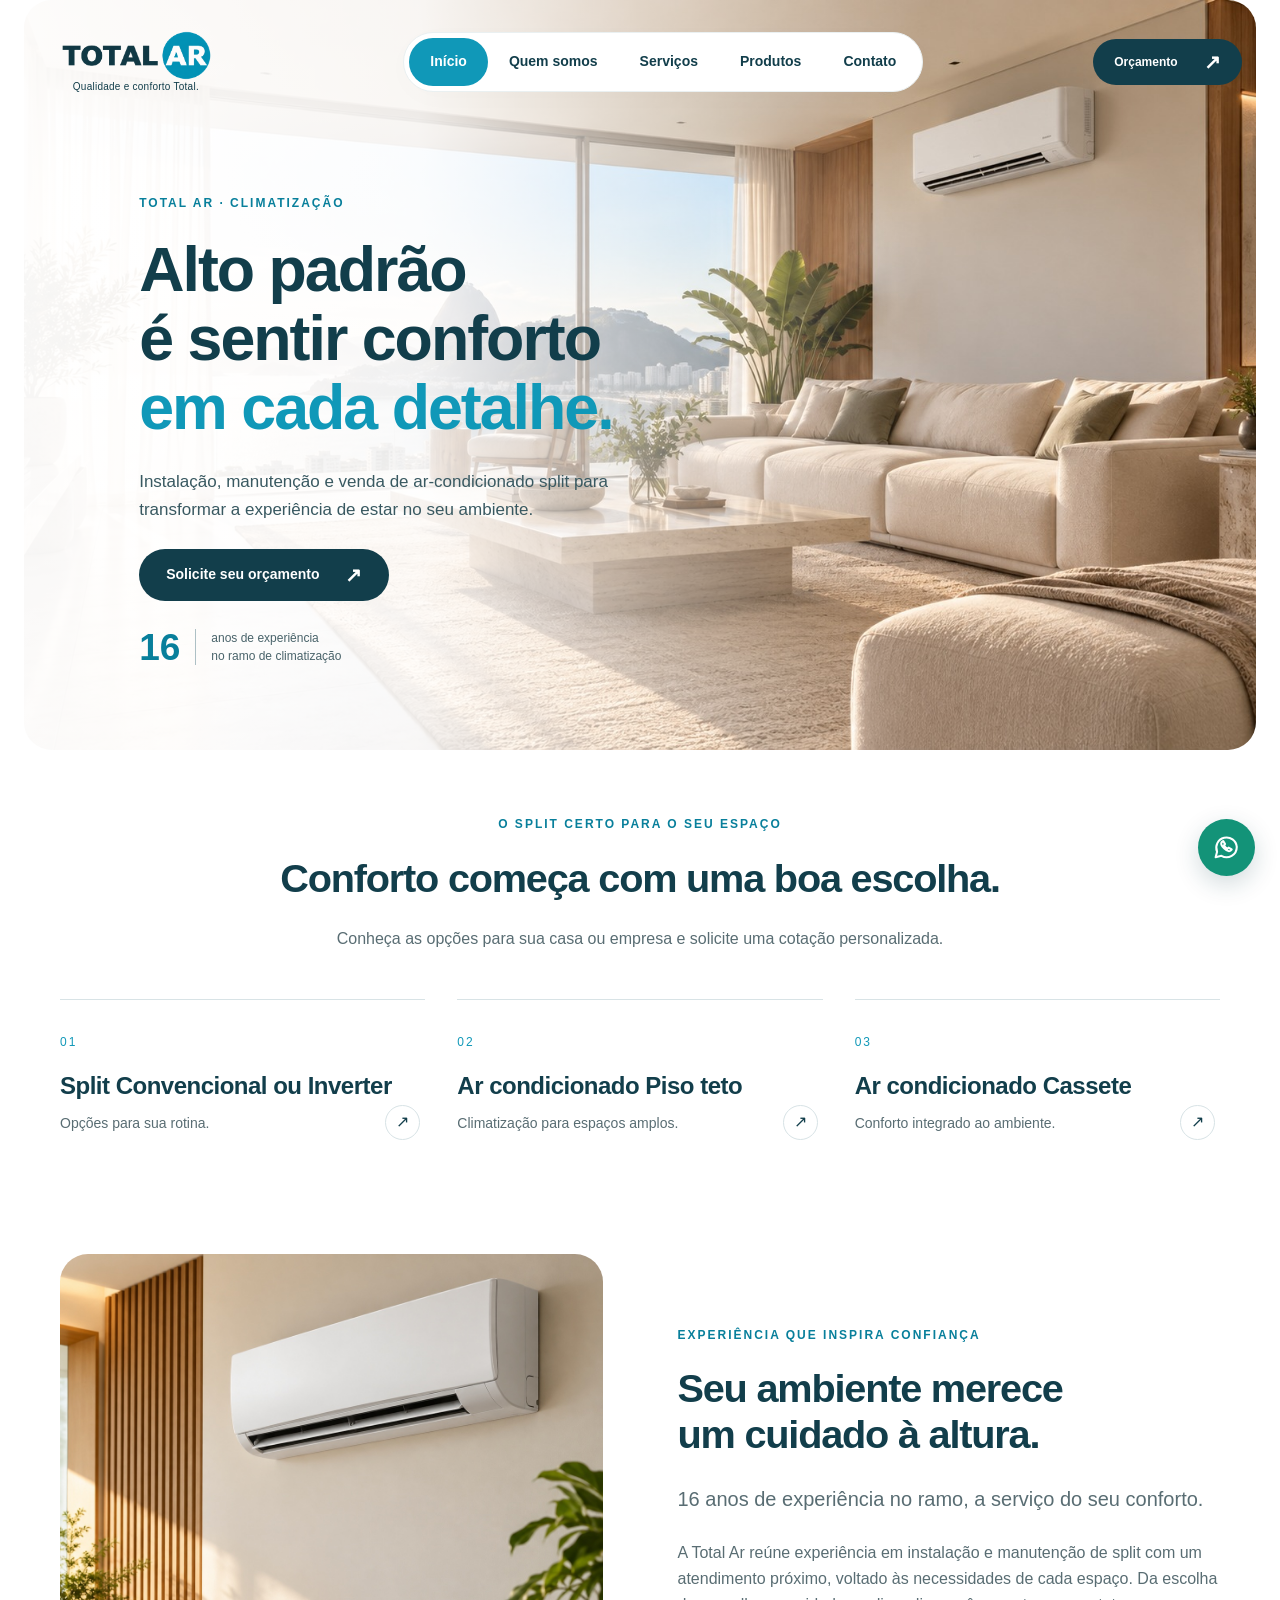
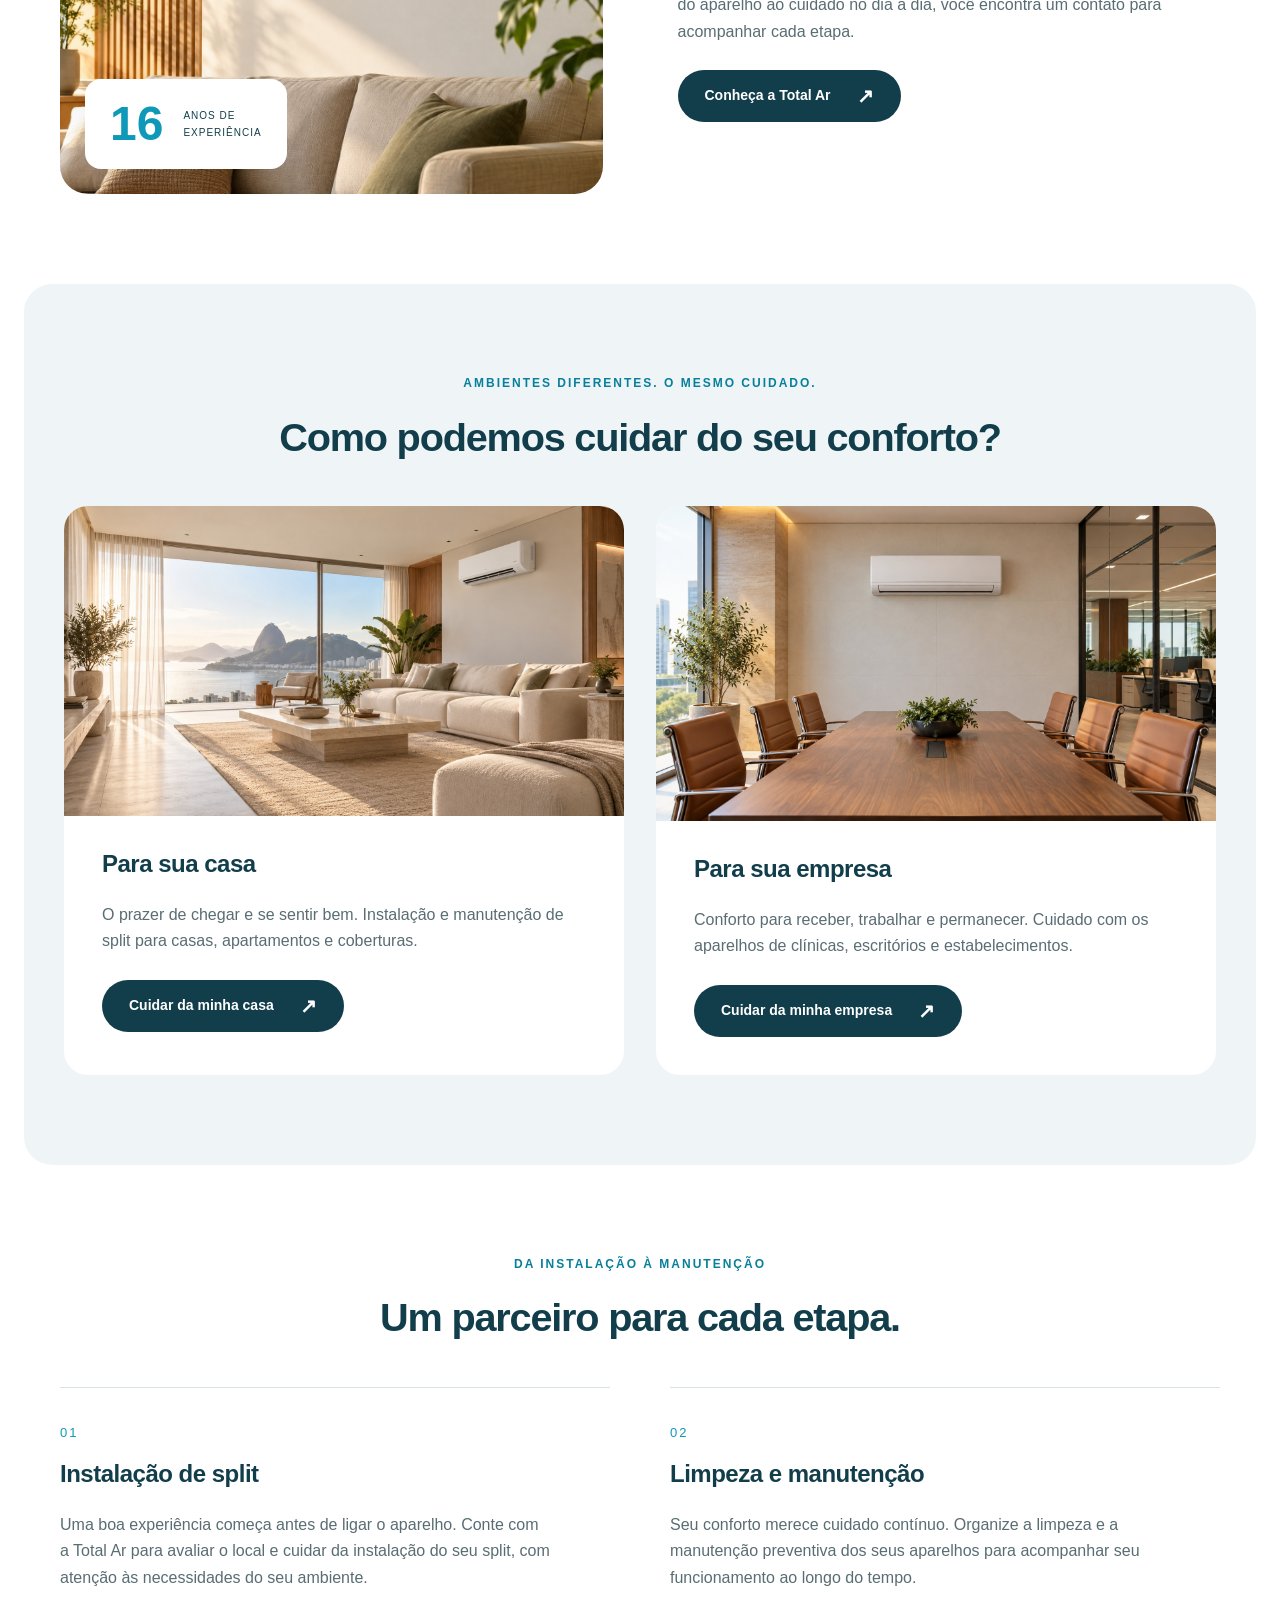
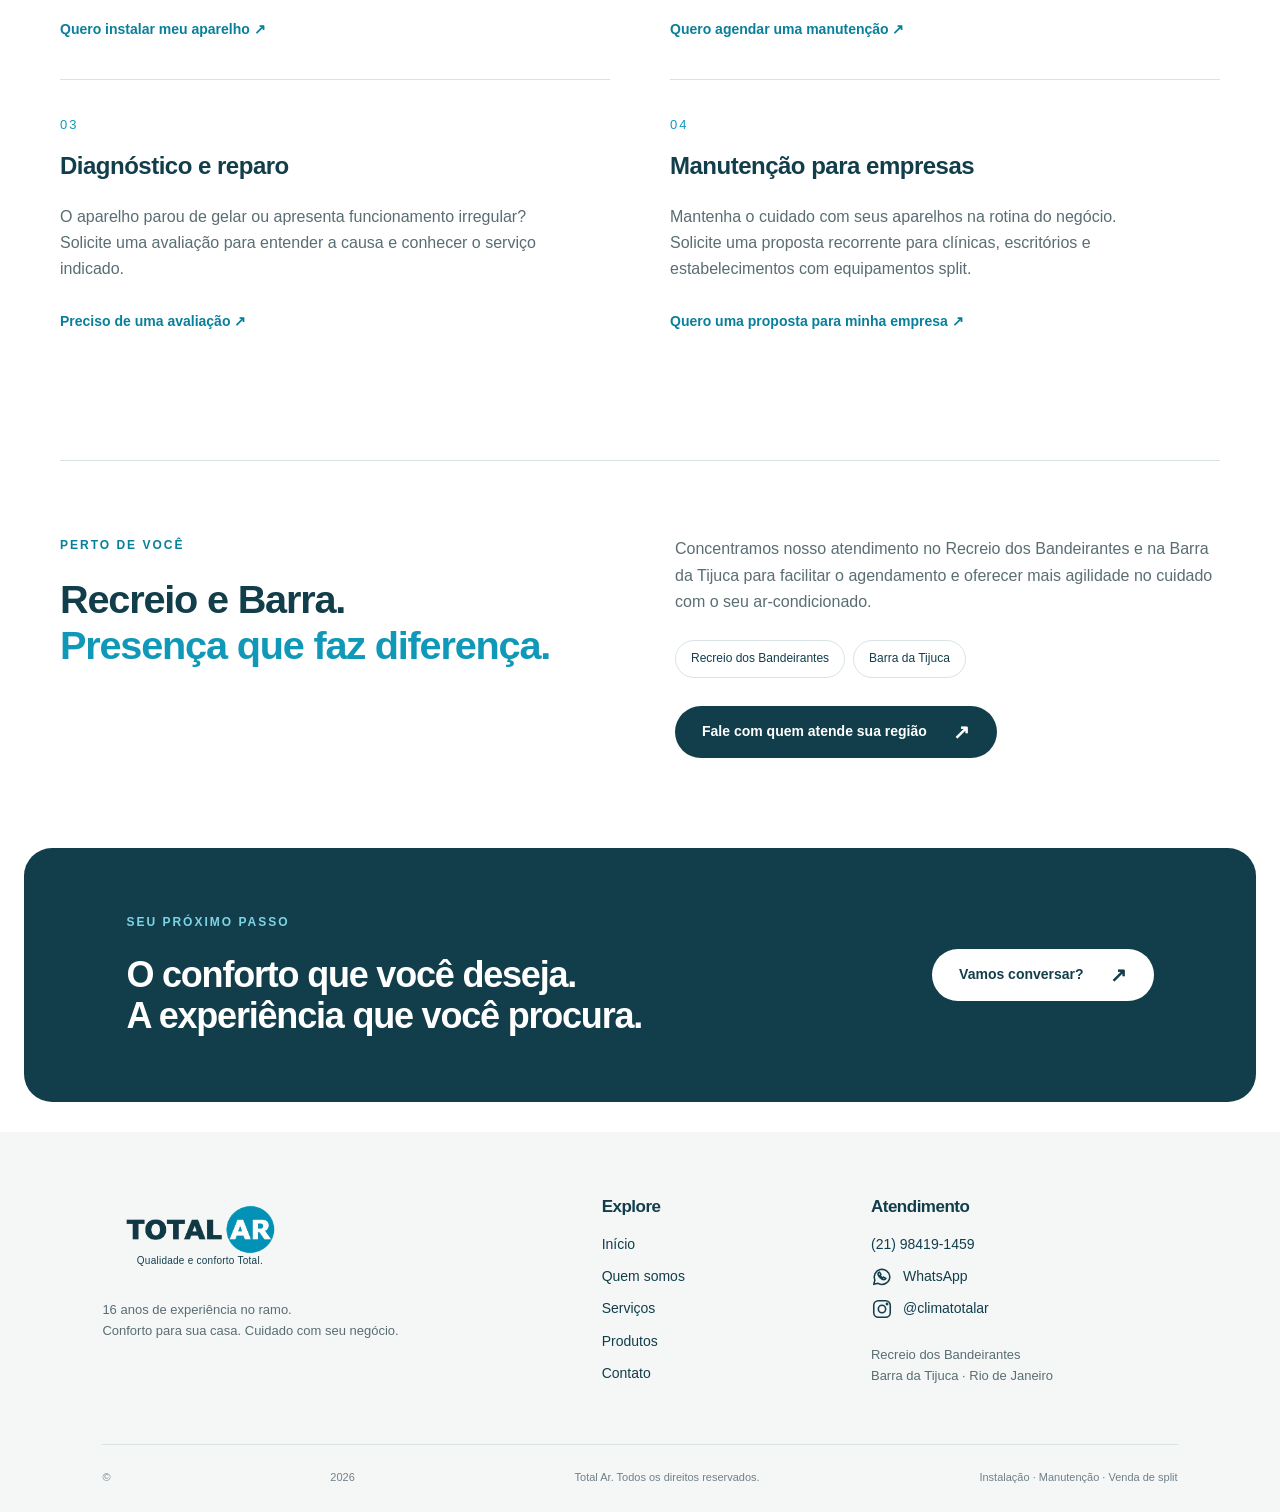
<file: index.html>
<!doctype html><html lang="pt-BR"><head><meta charset="utf-8"><meta name="viewport" content="width=device-width,initial-scale=1"><title>Total Ar | Climatização de alto padrão.</title><meta name="description" content="Total Ar: 16 anos de experiência no ramo. Instalação, manutenção e venda de split no Recreio e Barra da Tijuca."><meta name="theme-color" content="#1098b8"><link rel="stylesheet" href="./assets/site.css"><script defer src="./assets/site.js"></script></head><body><header><a class="brand" href="./" aria-label="Total Ar — início"><img src="./assets/logo-transparent.png" alt="Total Ar"><small>Qualidade e conforto Total.</small></a><button class="menu-toggle" aria-expanded="false" aria-controls="menu">Menu <span>☰</span></button><nav id="menu" aria-label="Principal"><a aria-current=page href="./">Início</a><a  href="./quem-somos/">Quem somos</a><a  href="./servicos/">Serviços</a><a  href="./produtos/">Produtos</a><a  href="./contato/">Contato</a></nav><a class="button header-cta" href="./contato/">Orçamento<span aria-hidden="true">↗</span></a></header><main><section class="home-hero"><div class="hero-copy"><p class="eyebrow">TOTAL AR · CLIMATIZAÇÃO</p><h1>Alto padrão<br>é sentir conforto<br><em>em cada detalhe.</em></h1><p>Instalação, manutenção e venda de ar-condicionado split para transformar a experiência de estar no seu ambiente.</p><a class="button " href="./contato/">Solicite seu orçamento<span aria-hidden="true">↗</span></a><div class="hero-proof"><strong>16</strong><span>anos de experiência<br>no ramo de climatização</span></div></div></section><section class="intro container"><div class="section-heading"><p class="eyebrow">O split certo para o seu espaço</p><h2>Conforto começa com uma boa escolha.</h2><p>Conheça as opções para sua casa ou empresa e solicite uma cotação personalizada.</p></div><div class="model-links"><a href="./produtos/#inverter"><span class="model-number">01</span><h3>Split Convencional ou Inverter</h3><p>Opções para sua rotina.</p><span class="round-arrow">↗</span></a><a href="./produtos/#piso-teto"><span class="model-number">02</span><h3>Ar condicionado Piso teto</h3><p>Climatização para espaços amplos.</p><span class="round-arrow">↗</span></a><a href="./produtos/#cassete"><span class="model-number">03</span><h3>Ar condicionado Cassete</h3><p>Conforto integrado ao ambiente.</p><span class="round-arrow">↗</span></a></div></section><section class="feature container"><div class="image-wrap"><img class="" src="./assets/split-interior.jpg" alt="Split instalado em sala sofisticada" loading="lazy"><div class="experience-stamp"><strong>16</strong><span>ANOS DE<br>EXPERIÊNCIA</span></div></div><div><p class="eyebrow">Experiência que inspira confiança</p><h2>Seu ambiente merece<br>um cuidado à altura.</h2><p class="lead">16 anos de experiência no ramo, a serviço do seu conforto.</p><p>A Total Ar reúne experiência em instalação e manutenção de split com um atendimento próximo, voltado às necessidades de cada espaço. Da escolha do aparelho ao cuidado no dia a dia, você encontra um contato para acompanhar cada etapa.</p><a class="button " href="./quem-somos/">Conheça a Total Ar<span aria-hidden="true">↗</span></a></div></section><section class="soft section-pad"><div class="container"><div class="section-heading"><p class="eyebrow">Ambientes diferentes. O mesmo cuidado.</p><h2>Como podemos cuidar do seu conforto?</h2></div><div class="audiences"><article><img class="" src="./assets/hero-luxury.jpg" alt="Sala residencial de alto padrão com ar-condicionado" loading="lazy"><div><h3>Para sua casa</h3><p>O prazer de chegar e se sentir bem. Instalação e manutenção de split para casas, apartamentos e coberturas.</p><a class="button " href="./servicos/">Cuidar da minha casa<span aria-hidden="true">↗</span></a></div></article><article><img class="business-photo" src="./assets/corporate-meeting.jpg" alt="Sala de reuniões empresarial com ar-condicionado split visível na parede" loading="lazy"><div><h3>Para sua empresa</h3><p>Conforto para receber, trabalhar e permanecer. Cuidado com os aparelhos de clínicas, escritórios e estabelecimentos.</p><a class="button " href="./servicos/#empresas">Cuidar da minha empresa<span aria-hidden="true">↗</span></a></div></article></div></div></section><section class="container section-pad"><div class="section-heading"><p class="eyebrow">Da instalação à manutenção</p><h2>Um parceiro para cada etapa.</h2></div><div class="service-grid"><article><span class="index">01</span><h3>Instalação de split</h3><p>Uma boa experiência começa antes de ligar o aparelho. Conte com a Total Ar para avaliar o local e cuidar da instalação do seu split, com atenção às necessidades do seu ambiente.</p><a class="text-link" href="./contato/?servico=Instala%C3%A7%C3%A3o">Quero instalar meu aparelho ↗</a></article><article><span class="index">02</span><h3>Limpeza e manutenção</h3><p>Seu conforto merece cuidado contínuo. Organize a limpeza e a manutenção preventiva dos seus aparelhos para acompanhar seu funcionamento ao longo do tempo.</p><a class="text-link" href="./contato/?servico=Manuten%C3%A7%C3%A3o%20e%20limpeza">Quero agendar uma manutenção ↗</a></article><article><span class="index">03</span><h3>Diagnóstico e reparo</h3><p>O aparelho parou de gelar ou apresenta funcionamento irregular? Solicite uma avaliação para entender a causa e conhecer o serviço indicado.</p><a class="text-link" href="./contato/?servico=Reparo">Preciso de uma avaliação ↗</a></article><article><span class="index">04</span><h3>Manutenção para empresas</h3><p>Mantenha o cuidado com seus aparelhos na rotina do negócio. Solicite uma proposta recorrente para clínicas, escritórios e estabelecimentos com equipamentos split.</p><a class="text-link" href="./contato/?servico=Contrato%20de%20manuten%C3%A7%C3%A3o">Quero uma proposta para minha empresa ↗</a></article></div></section><section class="region container"><div><p class="eyebrow">Perto de você</p><h2>Recreio e Barra.<br><em>Presença que faz diferença.</em></h2></div><div><p>Concentramos nosso atendimento no Recreio dos Bandeirantes e na Barra da Tijuca para facilitar o agendamento e oferecer mais agilidade no cuidado com o seu ar-condicionado.</p><div class="pills"><span>Recreio dos Bandeirantes</span><span>Barra da Tijuca</span></div><a class="button " href="./contato/">Fale com quem atende sua região<span aria-hidden="true">↗</span></a></div></section><section class="closing"><div><p class="eyebrow">Seu próximo passo</p><h2>O conforto que você deseja.<br>A experiência que você procura.</h2></div><a class="button white" href="./contato/">Vamos conversar?<span aria-hidden="true">↗</span></a></section></main><footer><div class="footer-grid"><div><a class="brand" href="./"><img src="./assets/logo-transparent.png" alt="Total Ar"><small>Qualidade e conforto Total.</small></a><p>16 anos de experiência no ramo.<br>Conforto para sua casa. Cuidado com seu negócio.</p></div><div><h3>Explore</h3><a href="./">Início</a><a href="./quem-somos/">Quem somos</a><a href="./servicos/">Serviços</a><a href="./produtos/">Produtos</a><a href="./contato/">Contato</a></div><div><h3>Atendimento</h3><a href="tel:+5521984191459">(21) 98419-1459</a><a class="social" href="https://wa.me/5521984191459" target="_blank" rel="noopener"><svg viewBox="0 0 24 24" aria-hidden="true"><path d="M20.5 11.5a8.5 8.5 0 0 1-12.7 7.4L3 20l1.2-4.5A8.5 8.5 0 1 1 20.5 11.5Z"/><path d="M8 7.5c-.7 1 .1 3.3 2 5.2s4.2 2.7 5.2 2l1.1-1.1-2.6-1.5-.9.9c-1.3-.5-2.4-1.6-2.9-2.9l.9-.9L9.3 6.6Z"/></svg> WhatsApp</a><a class="social" href="https://www.instagram.com/climatotalar/" target="_blank" rel="noopener"><svg viewBox="0 0 24 24" aria-hidden="true"><rect x="3" y="3" width="18" height="18" rx="5"/><circle cx="12" cy="12" r="4"/><circle cx="17.5" cy="6.5" r=".7"/></svg> @climatotalar</a><p>Recreio dos Bandeirantes<br>Barra da Tijuca · Rio de Janeiro</p></div></div><div class="copyright">© <span data-year></span> Total Ar. Todos os direitos reservados.<span>Instalação · Manutenção · Venda de split</span></div></footer><a class="floating" href="https://wa.me/5521984191459" target="_blank" rel="noopener" aria-label="Fale com a Total Ar no WhatsApp"><svg viewBox="0 0 24 24" aria-hidden="true"><path d="M20.5 11.5a8.5 8.5 0 0 1-12.7 7.4L3 20l1.2-4.5A8.5 8.5 0 1 1 20.5 11.5Z"/><path d="M8 7.5c-.7 1 .1 3.3 2 5.2s4.2 2.7 5.2 2l1.1-1.1-2.6-1.5-.9.9c-1.3-.5-2.4-1.6-2.9-2.9l.9-.9L9.3 6.6Z"/></svg></a></body></html>
</file>
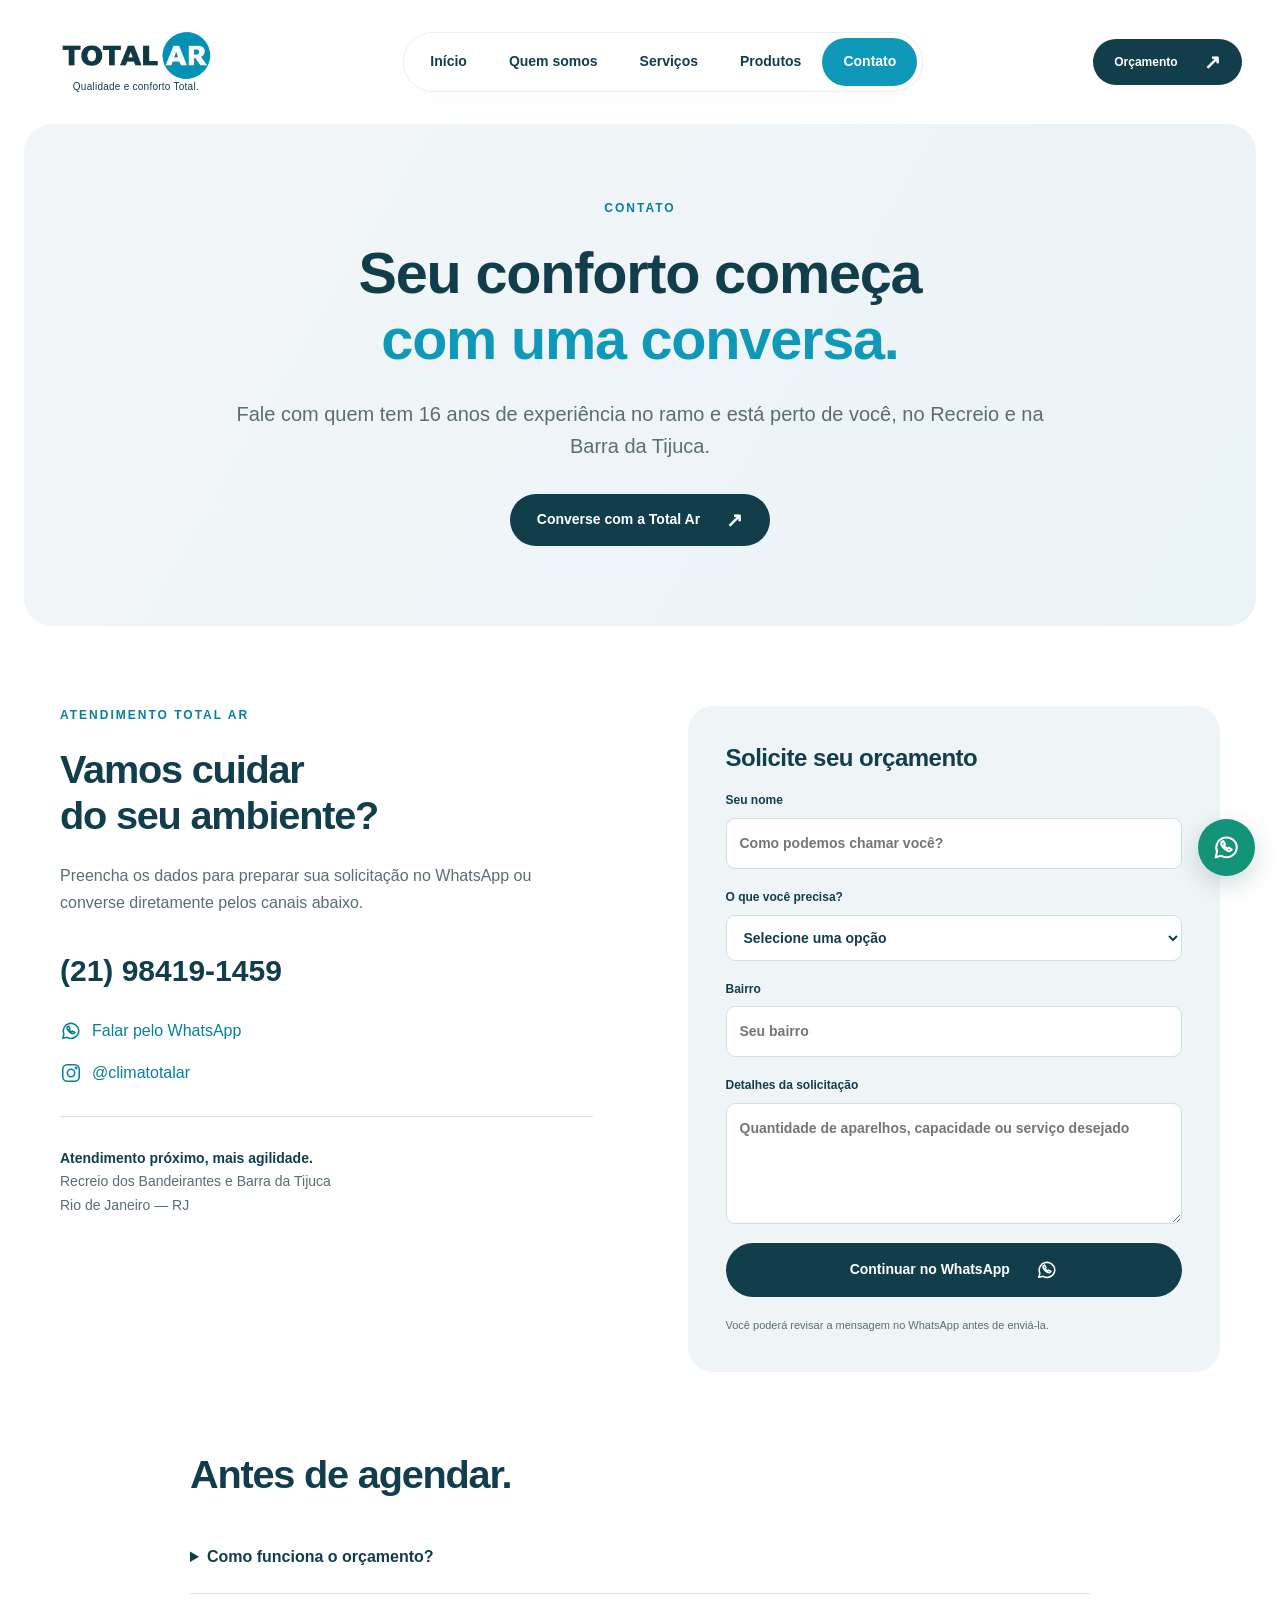
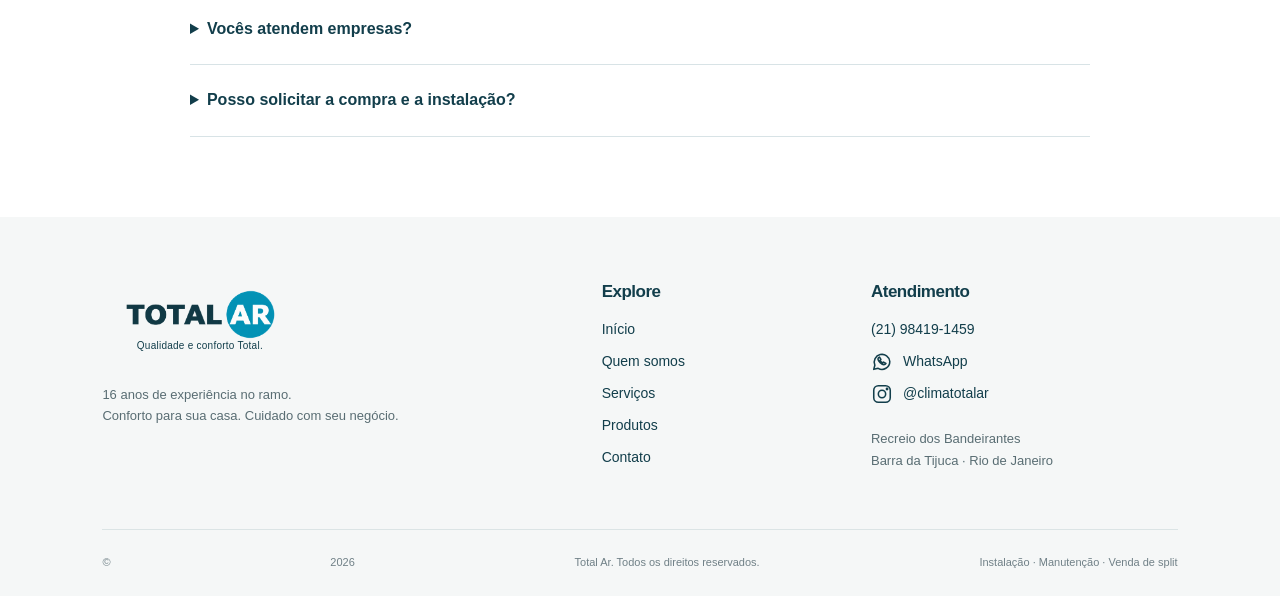
<file: contato/index.html>
<!doctype html><html lang="pt-BR"><head><meta charset="utf-8"><meta name="viewport" content="width=device-width,initial-scale=1"><title>Total Ar | Solicite seu orçamento</title><meta name="description" content="Total Ar: 16 anos de experiência no ramo. Instalação, manutenção e venda de split no Recreio e Barra da Tijuca."><meta name="theme-color" content="#1098b8"><link rel="stylesheet" href="../assets/site.css"><script defer src="../assets/site.js"></script></head><body><header><a class="brand" href="../" aria-label="Total Ar — início"><img src="../assets/logo-transparent.png" alt="Total Ar"><small>Qualidade e conforto Total.</small></a><button class="menu-toggle" aria-expanded="false" aria-controls="menu">Menu <span>☰</span></button><nav id="menu" aria-label="Principal"><a  href="../">Início</a><a  href="../quem-somos/">Quem somos</a><a  href="../servicos/">Serviços</a><a  href="../produtos/">Produtos</a><a aria-current=page href="../contato/">Contato</a></nav><a class="button header-cta" href="../contato/">Orçamento<span aria-hidden="true">↗</span></a></header><main><section class="page-banner"><p class="eyebrow">Contato</p><h1>Seu conforto começa<br><em>com uma conversa.</em></h1><p class="lead">Fale com quem tem 16 anos de experiência no ramo e está perto de você, no Recreio e na Barra da Tijuca.</p><a class="button " href="../contato/">Converse com a Total Ar<span aria-hidden="true">↗</span></a></section><section class="container contact-grid"><div><p class="eyebrow">Atendimento Total Ar</p><h2>Vamos cuidar<br>do seu ambiente?</h2><p>Preencha os dados para preparar sua solicitação no WhatsApp ou converse diretamente pelos canais abaixo.</p><a class="phone" href="tel:+5521984191459">(21) 98419-1459</a><a class="social" href="https://wa.me/5521984191459" target="_blank" rel="noopener"><svg viewBox="0 0 24 24" aria-hidden="true"><path d="M20.5 11.5a8.5 8.5 0 0 1-12.7 7.4L3 20l1.2-4.5A8.5 8.5 0 1 1 20.5 11.5Z"/><path d="M8 7.5c-.7 1 .1 3.3 2 5.2s4.2 2.7 5.2 2l1.1-1.1-2.6-1.5-.9.9c-1.3-.5-2.4-1.6-2.9-2.9l.9-.9L9.3 6.6Z"/></svg> Falar pelo WhatsApp</a><a class="social" href="https://www.instagram.com/climatotalar/" target="_blank" rel="noopener"><svg viewBox="0 0 24 24" aria-hidden="true"><rect x="3" y="3" width="18" height="18" rx="5"/><circle cx="12" cy="12" r="4"/><circle cx="17.5" cy="6.5" r=".7"/></svg> @climatotalar</a><div class="contact-area"><strong>Atendimento próximo, mais agilidade.</strong><p>Recreio dos Bandeirantes e Barra da Tijuca<br>Rio de Janeiro — RJ</p></div></div><form id="quote"><h3>Solicite seu orçamento</h3><label>Seu nome<input name="nome" autocomplete="name" required placeholder="Como podemos chamar você?"></label><label>O que você precisa?<select name="servico" required><option value="">Selecione uma opção</option><option>Instalação</option><option>Manutenção e limpeza</option><option>Reparo</option><option>Contrato de manutenção</option><option>Compra de ar-condicionado</option></select></label><label>Bairro<input name="bairro" required placeholder="Seu bairro"></label><label>Detalhes da solicitação<textarea name="mensagem" rows="4" placeholder="Quantidade de aparelhos, capacidade ou serviço desejado"></textarea></label><button class="button" type="submit">Continuar no WhatsApp <svg viewBox="0 0 24 24" aria-hidden="true"><path d="M20.5 11.5a8.5 8.5 0 0 1-12.7 7.4L3 20l1.2-4.5A8.5 8.5 0 1 1 20.5 11.5Z"/><path d="M8 7.5c-.7 1 .1 3.3 2 5.2s4.2 2.7 5.2 2l1.1-1.1-2.6-1.5-.9.9c-1.3-.5-2.4-1.6-2.9-2.9l.9-.9L9.3 6.6Z"/></svg></button><small>Você poderá revisar a mensagem no WhatsApp antes de enviá-la.</small></form></section><section class="container faq"><h2>Antes de agendar.</h2><details><summary>Como funciona o orçamento?</summary><p>Informe o serviço, seu bairro e as condições do aparelho ou do local. A Total Ar vai orientar você sobre os detalhes necessários para elaborar a proposta.</p></details><details><summary>Vocês atendem empresas?</summary><p>Sim. Atendemos residências, clínicas, escritórios e estabelecimentos com aparelhos split. Você também pode solicitar uma proposta de manutenção recorrente.</p></details><details><summary>Posso solicitar a compra e a instalação?</summary><p>Sim. Informe o aparelho que procura e mencione que deseja incluir a instalação na cotação. Disponibilidade e condições serão confirmadas no atendimento.</p></details></section></main><footer><div class="footer-grid"><div><a class="brand" href="../"><img src="../assets/logo-transparent.png" alt="Total Ar"><small>Qualidade e conforto Total.</small></a><p>16 anos de experiência no ramo.<br>Conforto para sua casa. Cuidado com seu negócio.</p></div><div><h3>Explore</h3><a href="../">Início</a><a href="../quem-somos/">Quem somos</a><a href="../servicos/">Serviços</a><a href="../produtos/">Produtos</a><a href="../contato/">Contato</a></div><div><h3>Atendimento</h3><a href="tel:+5521984191459">(21) 98419-1459</a><a class="social" href="https://wa.me/5521984191459" target="_blank" rel="noopener"><svg viewBox="0 0 24 24" aria-hidden="true"><path d="M20.5 11.5a8.5 8.5 0 0 1-12.7 7.4L3 20l1.2-4.5A8.5 8.5 0 1 1 20.5 11.5Z"/><path d="M8 7.5c-.7 1 .1 3.3 2 5.2s4.2 2.7 5.2 2l1.1-1.1-2.6-1.5-.9.9c-1.3-.5-2.4-1.6-2.9-2.9l.9-.9L9.3 6.6Z"/></svg> WhatsApp</a><a class="social" href="https://www.instagram.com/climatotalar/" target="_blank" rel="noopener"><svg viewBox="0 0 24 24" aria-hidden="true"><rect x="3" y="3" width="18" height="18" rx="5"/><circle cx="12" cy="12" r="4"/><circle cx="17.5" cy="6.5" r=".7"/></svg> @climatotalar</a><p>Recreio dos Bandeirantes<br>Barra da Tijuca · Rio de Janeiro</p></div></div><div class="copyright">© <span data-year></span> Total Ar. Todos os direitos reservados.<span>Instalação · Manutenção · Venda de split</span></div></footer><a class="floating" href="https://wa.me/5521984191459" target="_blank" rel="noopener" aria-label="Fale com a Total Ar no WhatsApp"><svg viewBox="0 0 24 24" aria-hidden="true"><path d="M20.5 11.5a8.5 8.5 0 0 1-12.7 7.4L3 20l1.2-4.5A8.5 8.5 0 1 1 20.5 11.5Z"/><path d="M8 7.5c-.7 1 .1 3.3 2 5.2s4.2 2.7 5.2 2l1.1-1.1-2.6-1.5-.9.9c-1.3-.5-2.4-1.6-2.9-2.9l.9-.9L9.3 6.6Z"/></svg></a></body></html>
</file>
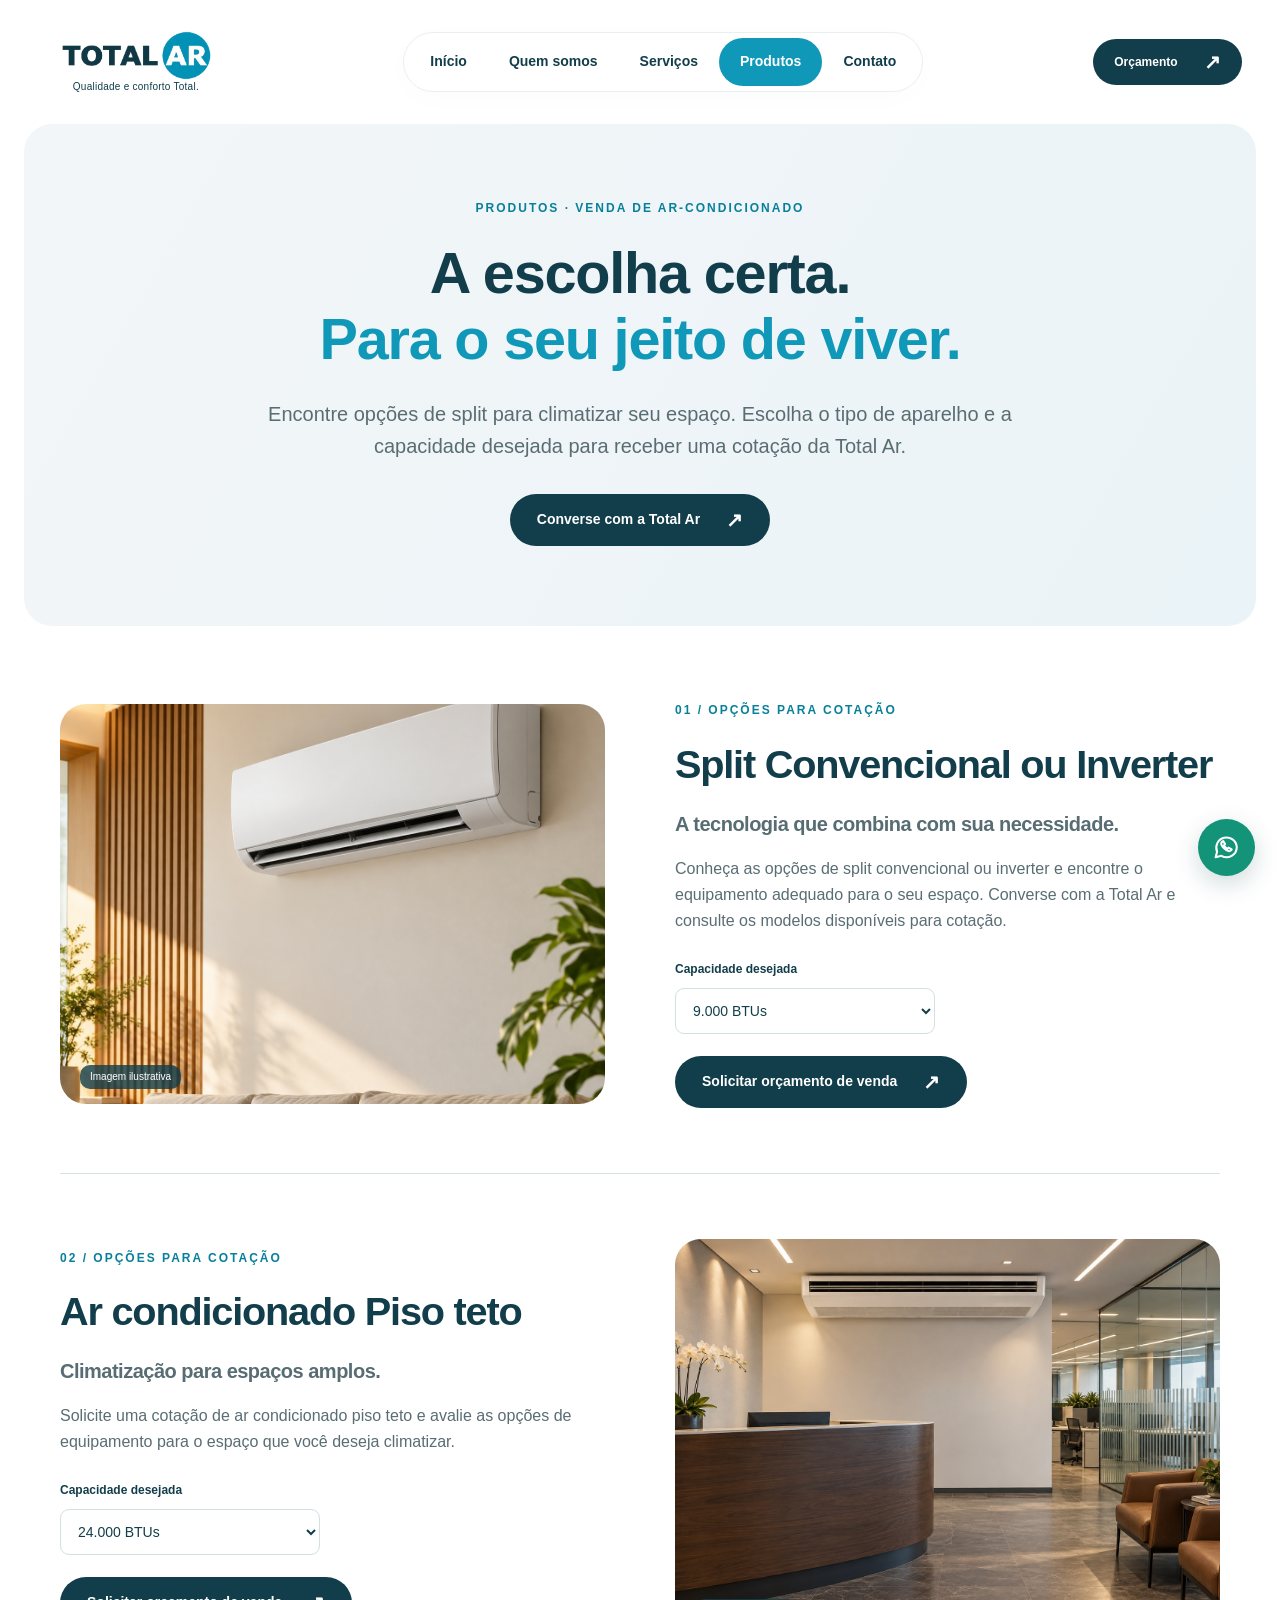
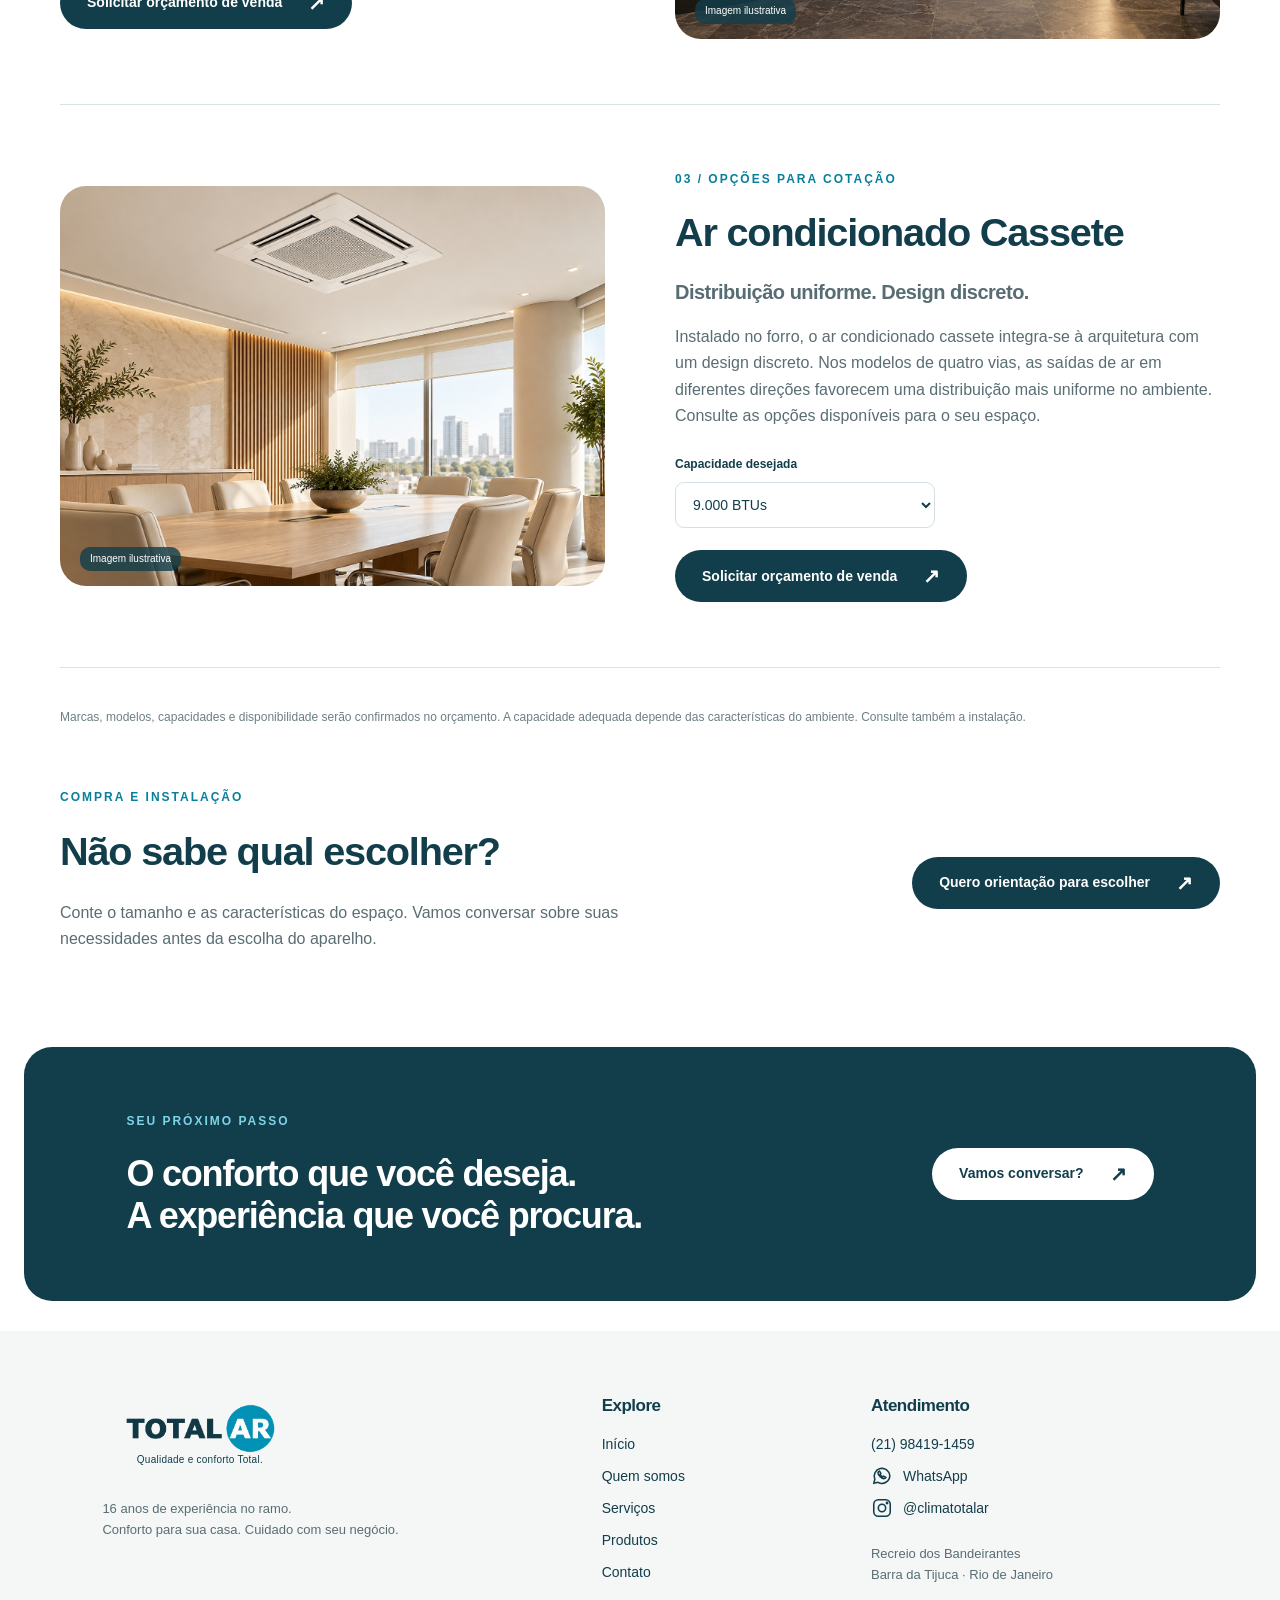
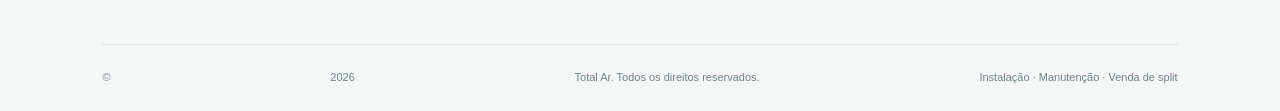
<file: produtos/index.html>
<!doctype html><html lang="pt-BR"><head><meta charset="utf-8"><meta name="viewport" content="width=device-width,initial-scale=1"><title>Total Ar | Venda de ar-condicionado split</title><meta name="description" content="Total Ar: 16 anos de experiência no ramo. Instalação, manutenção e venda de split no Recreio e Barra da Tijuca."><meta name="theme-color" content="#1098b8"><link rel="stylesheet" href="../assets/site.css"><script defer src="../assets/site.js"></script></head><body><header><a class="brand" href="../" aria-label="Total Ar — início"><img src="../assets/logo-transparent.png" alt="Total Ar"><small>Qualidade e conforto Total.</small></a><button class="menu-toggle" aria-expanded="false" aria-controls="menu">Menu <span>☰</span></button><nav id="menu" aria-label="Principal"><a  href="../">Início</a><a  href="../quem-somos/">Quem somos</a><a  href="../servicos/">Serviços</a><a aria-current=page href="../produtos/">Produtos</a><a  href="../contato/">Contato</a></nav><a class="button header-cta" href="../contato/">Orçamento<span aria-hidden="true">↗</span></a></header><main><section class="page-banner"><p class="eyebrow">Produtos · Venda de ar-condicionado</p><h1>A escolha certa.<br><em>Para o seu jeito de viver.</em></h1><p class="lead">Encontre opções de split para climatizar seu espaço. Escolha o tipo de aparelho e a capacidade desejada para receber uma cotação da Total Ar.</p><a class="button " href="../contato/">Converse com a Total Ar<span aria-hidden="true">↗</span></a></section><section class="container catalog"><article class="product-row" id="inverter"><div class="product-image"><img class="" src="../assets/split-interior.jpg" alt="Imagem ilustrativa: Split Convencional ou Inverter em um ambiente sofisticado" loading="lazy"><small>Imagem ilustrativa</small></div><div><p class="eyebrow">01 / OPÇÕES PARA COTAÇÃO</p><h2>Split Convencional ou Inverter</h2><h3>A tecnologia que combina com sua necessidade.</h3><p>Conheça as opções de split convencional ou inverter e encontre o equipamento adequado para o seu espaço. Converse com a Total Ar e consulte os modelos disponíveis para cotação.</p><label class="field-label" for="cap-inverter">Capacidade desejada</label><select id="cap-inverter"><option>9.000 BTUs</option><option>12.000 BTUs</option><option>18.000 BTUs</option><option>24.000 BTUs</option></select><button class="button product-quote" data-model="Split Convencional ou Inverter">Solicitar orçamento de venda <span>↗</span></button></div></article><article class="product-row" id="piso-teto"><div class="product-image"><img class="" src="../assets/piso-teto.jpg" alt="Imagem ilustrativa: Ar condicionado Piso teto em um ambiente sofisticado" loading="lazy"><small>Imagem ilustrativa</small></div><div><p class="eyebrow">02 / OPÇÕES PARA COTAÇÃO</p><h2>Ar condicionado Piso teto</h2><h3>Climatização para espaços amplos.</h3><p>Solicite uma cotação de ar condicionado piso teto e avalie as opções de equipamento para o espaço que você deseja climatizar.</p><label class="field-label" for="cap-piso-teto">Capacidade desejada</label><select id="cap-piso-teto"><option>24.000 BTUs</option><option>36.000 BTUs</option><option>48.000 BTUs</option><option>60.000 BTUs</option></select><button class="button product-quote" data-model="Ar condicionado Piso teto">Solicitar orçamento de venda <span>↗</span></button></div></article><article class="product-row" id="cassete"><div class="product-image"><img class="" src="../assets/cassete.jpg" alt="Imagem ilustrativa: Ar condicionado Cassete em um ambiente sofisticado" loading="lazy"><small>Imagem ilustrativa</small></div><div><p class="eyebrow">03 / OPÇÕES PARA COTAÇÃO</p><h2>Ar condicionado Cassete</h2><h3>Distribuição uniforme. Design discreto.</h3><p>Instalado no forro, o ar condicionado cassete integra-se à arquitetura com um design discreto. Nos modelos de quatro vias, as saídas de ar em diferentes direções favorecem uma distribuição mais uniforme no ambiente. Consulte as opções disponíveis para o seu espaço.</p><label class="field-label" for="cap-cassete">Capacidade desejada</label><select id="cap-cassete"><option>9.000 BTUs</option><option>12.000 BTUs</option><option>18.000 BTUs</option></select><button class="button product-quote" data-model="Ar condicionado Cassete">Solicitar orçamento de venda <span>↗</span></button></div></article></section><div class="container product-note">Marcas, modelos, capacidades e disponibilidade serão confirmados no orçamento. A capacidade adequada depende das características do ambiente. Consulte também a instalação.</div><section class="container consult"><div><p class="eyebrow">Compra e instalação</p><h2>Não sabe qual escolher?</h2><p>Conte o tamanho e as características do espaço. Vamos conversar sobre suas necessidades antes da escolha do aparelho.</p></div><a class="button " href="../contato/">Quero orientação para escolher<span aria-hidden="true">↗</span></a></section><section class="closing"><div><p class="eyebrow">Seu próximo passo</p><h2>O conforto que você deseja.<br>A experiência que você procura.</h2></div><a class="button white" href="../contato/">Vamos conversar?<span aria-hidden="true">↗</span></a></section></main><footer><div class="footer-grid"><div><a class="brand" href="../"><img src="../assets/logo-transparent.png" alt="Total Ar"><small>Qualidade e conforto Total.</small></a><p>16 anos de experiência no ramo.<br>Conforto para sua casa. Cuidado com seu negócio.</p></div><div><h3>Explore</h3><a href="../">Início</a><a href="../quem-somos/">Quem somos</a><a href="../servicos/">Serviços</a><a href="../produtos/">Produtos</a><a href="../contato/">Contato</a></div><div><h3>Atendimento</h3><a href="tel:+5521984191459">(21) 98419-1459</a><a class="social" href="https://wa.me/5521984191459" target="_blank" rel="noopener"><svg viewBox="0 0 24 24" aria-hidden="true"><path d="M20.5 11.5a8.5 8.5 0 0 1-12.7 7.4L3 20l1.2-4.5A8.5 8.5 0 1 1 20.5 11.5Z"/><path d="M8 7.5c-.7 1 .1 3.3 2 5.2s4.2 2.7 5.2 2l1.1-1.1-2.6-1.5-.9.9c-1.3-.5-2.4-1.6-2.9-2.9l.9-.9L9.3 6.6Z"/></svg> WhatsApp</a><a class="social" href="https://www.instagram.com/climatotalar/" target="_blank" rel="noopener"><svg viewBox="0 0 24 24" aria-hidden="true"><rect x="3" y="3" width="18" height="18" rx="5"/><circle cx="12" cy="12" r="4"/><circle cx="17.5" cy="6.5" r=".7"/></svg> @climatotalar</a><p>Recreio dos Bandeirantes<br>Barra da Tijuca · Rio de Janeiro</p></div></div><div class="copyright">© <span data-year></span> Total Ar. Todos os direitos reservados.<span>Instalação · Manutenção · Venda de split</span></div></footer><a class="floating" href="https://wa.me/5521984191459" target="_blank" rel="noopener" aria-label="Fale com a Total Ar no WhatsApp"><svg viewBox="0 0 24 24" aria-hidden="true"><path d="M20.5 11.5a8.5 8.5 0 0 1-12.7 7.4L3 20l1.2-4.5A8.5 8.5 0 1 1 20.5 11.5Z"/><path d="M8 7.5c-.7 1 .1 3.3 2 5.2s4.2 2.7 5.2 2l1.1-1.1-2.6-1.5-.9.9c-1.3-.5-2.4-1.6-2.9-2.9l.9-.9L9.3 6.6Z"/></svg></a></body></html>
</file>
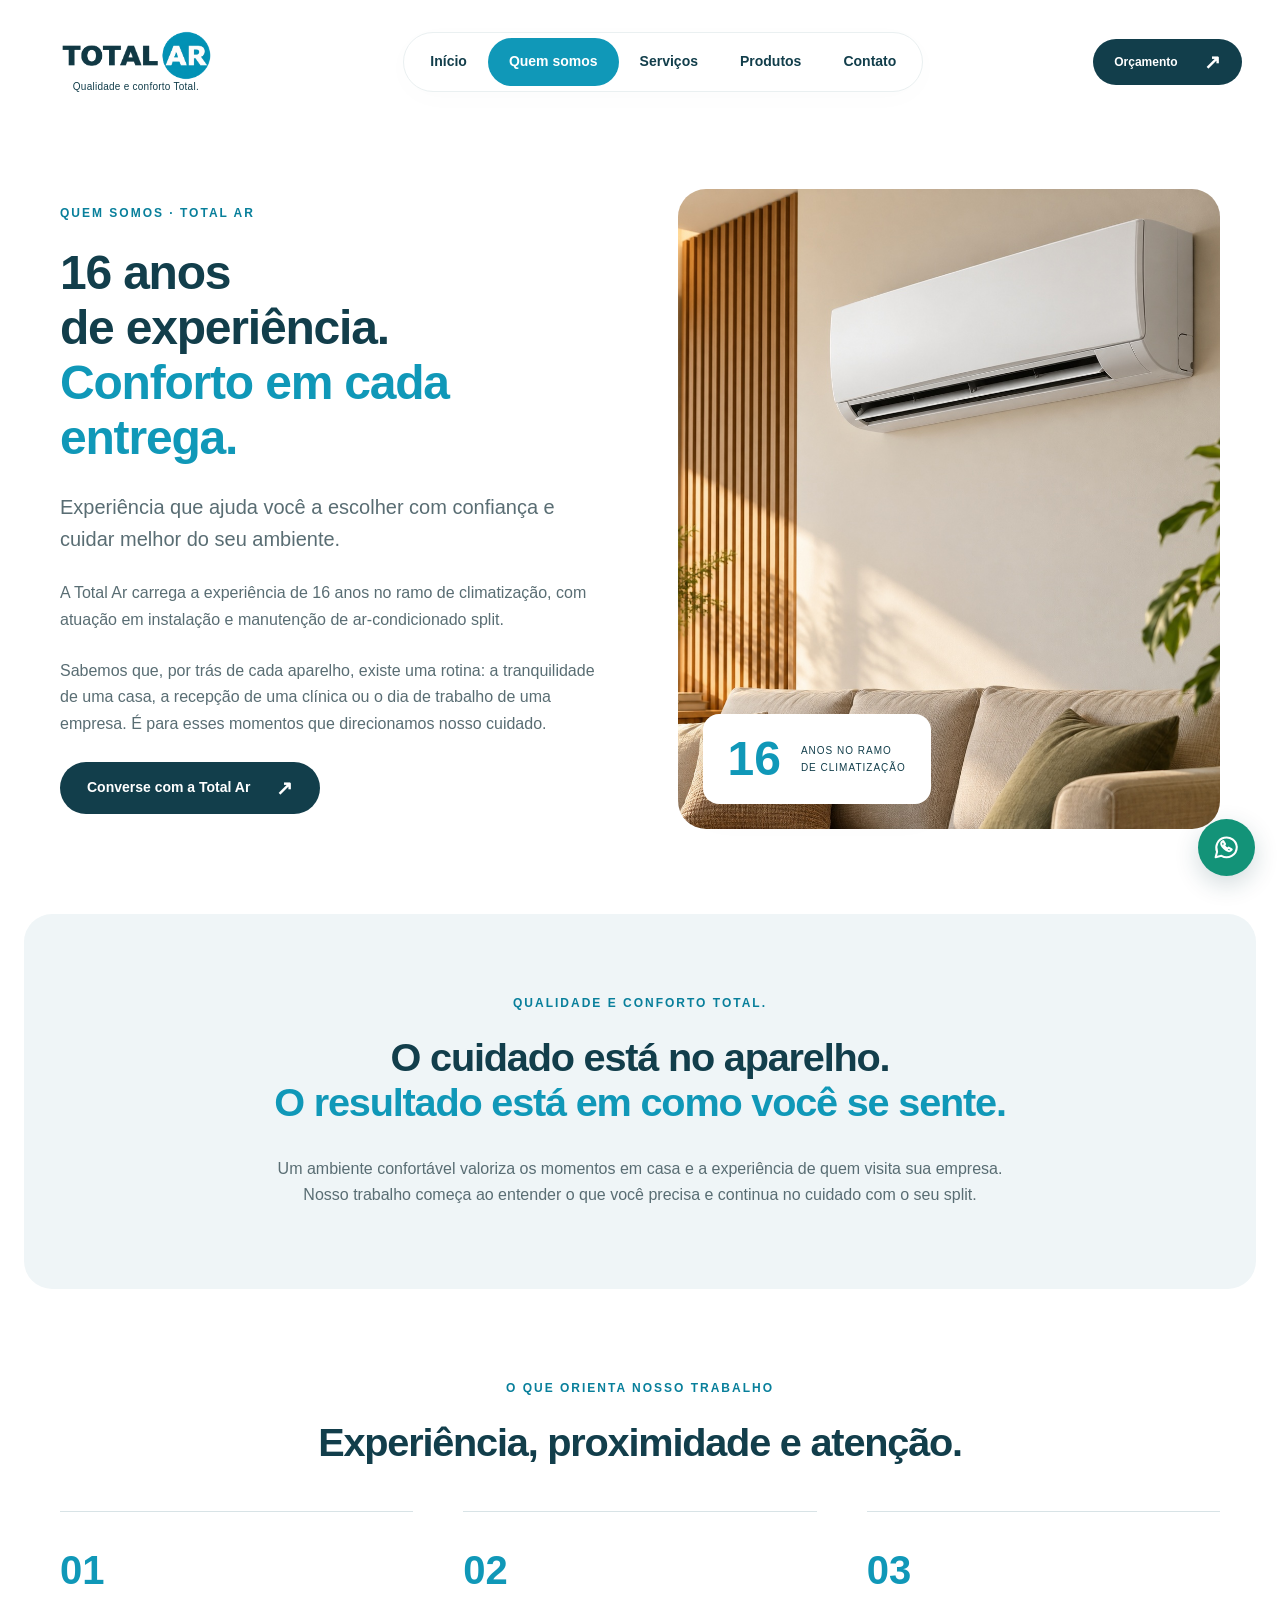
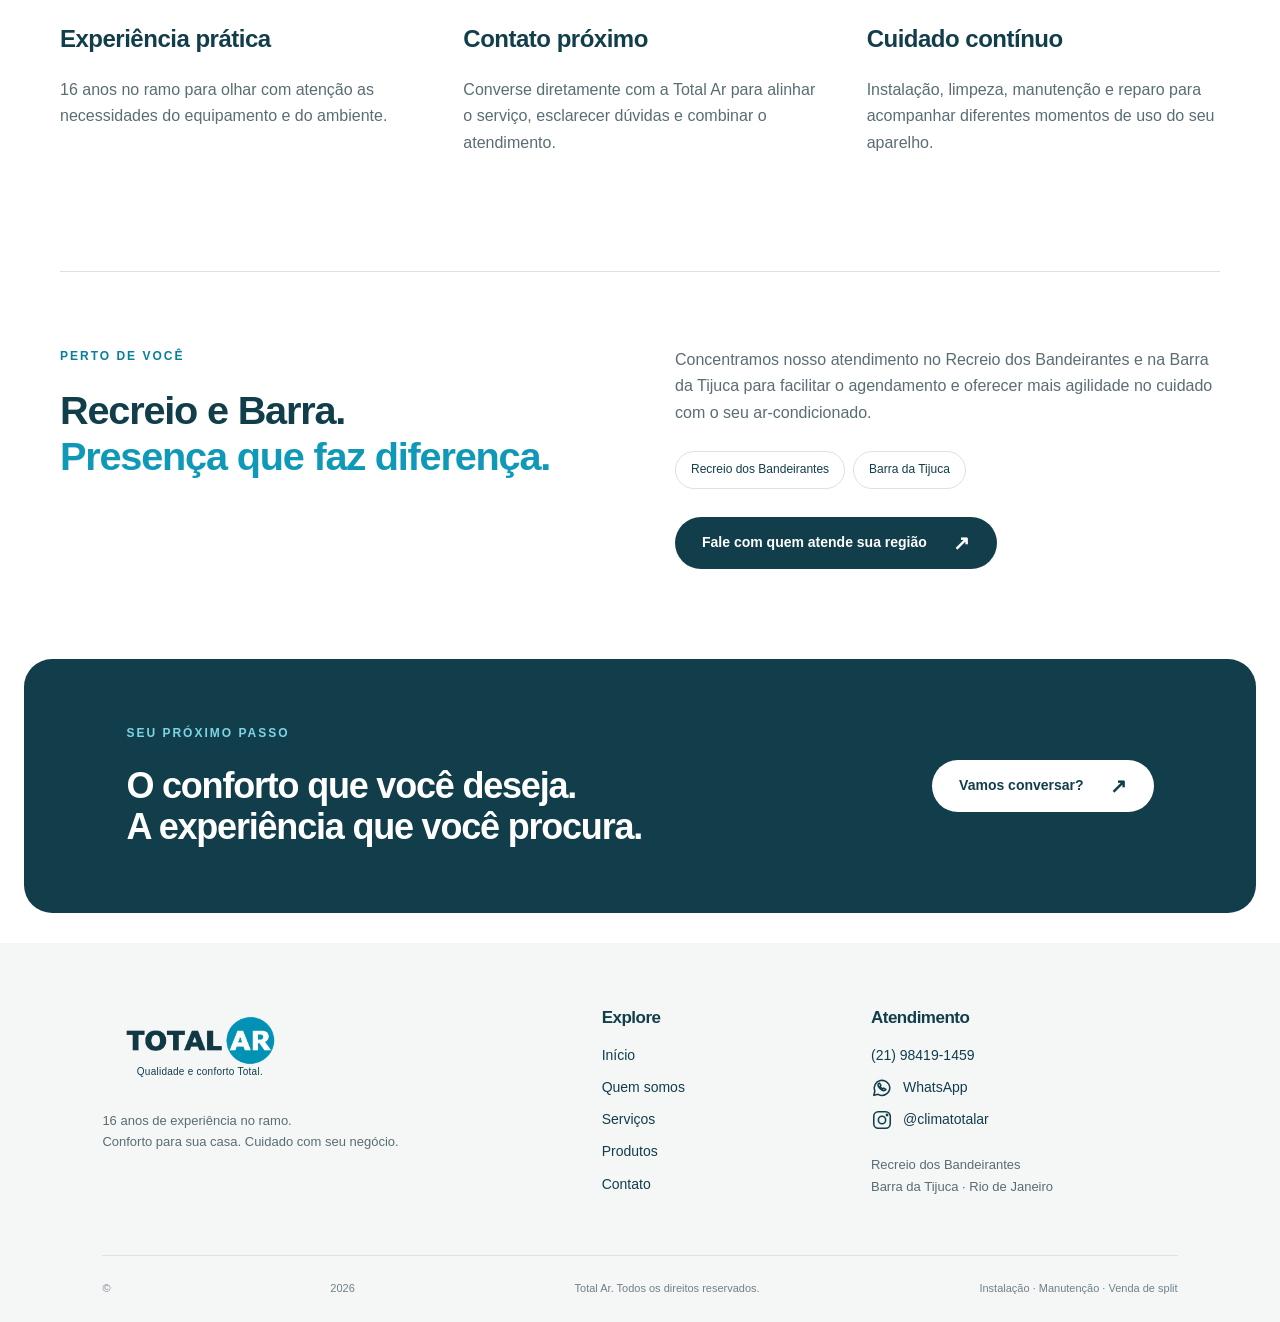
<file: quem-somos/index.html>
<!doctype html><html lang="pt-BR"><head><meta charset="utf-8"><meta name="viewport" content="width=device-width,initial-scale=1"><title>Total Ar | 16 anos de experiência</title><meta name="description" content="Total Ar: 16 anos de experiência no ramo. Instalação, manutenção e venda de split no Recreio e Barra da Tijuca."><meta name="theme-color" content="#1098b8"><link rel="stylesheet" href="../assets/site.css"><script defer src="../assets/site.js"></script></head><body><header><a class="brand" href="../" aria-label="Total Ar — início"><img src="../assets/logo-transparent.png" alt="Total Ar"><small>Qualidade e conforto Total.</small></a><button class="menu-toggle" aria-expanded="false" aria-controls="menu">Menu <span>☰</span></button><nav id="menu" aria-label="Principal"><a  href="../">Início</a><a aria-current=page href="../quem-somos/">Quem somos</a><a  href="../servicos/">Serviços</a><a  href="../produtos/">Produtos</a><a  href="../contato/">Contato</a></nav><a class="button header-cta" href="../contato/">Orçamento<span aria-hidden="true">↗</span></a></header><main><section class="about-intro container feature"><div><p class="eyebrow">Quem somos · Total Ar</p><h1>16 anos<br>de experiência.<br><em>Conforto em cada entrega.</em></h1><p class="lead">Experiência que ajuda você a escolher com confiança e cuidar melhor do seu ambiente.</p><p>A Total Ar carrega a experiência de 16 anos no ramo de climatização, com atuação em instalação e manutenção de ar-condicionado split.</p><p>Sabemos que, por trás de cada aparelho, existe uma rotina: a tranquilidade de uma casa, a recepção de uma clínica ou o dia de trabalho de uma empresa. É para esses momentos que direcionamos nosso cuidado.</p><a class="button " href="../contato/">Converse com a Total Ar<span aria-hidden="true">↗</span></a></div><div class="image-wrap"><img class="" src="../assets/split-interior.jpg" alt="Ar-condicionado split integrado à decoração de uma sala" loading="lazy"><div class="experience-stamp"><strong>16</strong><span>ANOS NO RAMO<br>DE CLIMATIZAÇÃO</span></div></div></section><section class="statement"><div class="container"><p class="eyebrow">Qualidade e conforto Total.</p><h2>O cuidado está no aparelho.<br><em>O resultado está em como você se sente.</em></h2><p>Um ambiente confortável valoriza os momentos em casa e a experiência de quem visita sua empresa. Nosso trabalho começa ao entender o que você precisa e continua no cuidado com o seu split.</p></div></section><section class="container section-pad"><div class="section-heading"><p class="eyebrow">O que orienta nosso trabalho</p><h2>Experiência, proximidade e atenção.</h2></div><div class="values"><article><span>01</span><h3>Experiência prática</h3><p>16 anos no ramo para olhar com atenção as necessidades do equipamento e do ambiente.</p></article><article><span>02</span><h3>Contato próximo</h3><p>Converse diretamente com a Total Ar para alinhar o serviço, esclarecer dúvidas e combinar o atendimento.</p></article><article><span>03</span><h3>Cuidado contínuo</h3><p>Instalação, limpeza, manutenção e reparo para acompanhar diferentes momentos de uso do seu aparelho.</p></article></div></section><section class="region container"><div><p class="eyebrow">Perto de você</p><h2>Recreio e Barra.<br><em>Presença que faz diferença.</em></h2></div><div><p>Concentramos nosso atendimento no Recreio dos Bandeirantes e na Barra da Tijuca para facilitar o agendamento e oferecer mais agilidade no cuidado com o seu ar-condicionado.</p><div class="pills"><span>Recreio dos Bandeirantes</span><span>Barra da Tijuca</span></div><a class="button " href="../contato/">Fale com quem atende sua região<span aria-hidden="true">↗</span></a></div></section><section class="closing"><div><p class="eyebrow">Seu próximo passo</p><h2>O conforto que você deseja.<br>A experiência que você procura.</h2></div><a class="button white" href="../contato/">Vamos conversar?<span aria-hidden="true">↗</span></a></section></main><footer><div class="footer-grid"><div><a class="brand" href="../"><img src="../assets/logo-transparent.png" alt="Total Ar"><small>Qualidade e conforto Total.</small></a><p>16 anos de experiência no ramo.<br>Conforto para sua casa. Cuidado com seu negócio.</p></div><div><h3>Explore</h3><a href="../">Início</a><a href="../quem-somos/">Quem somos</a><a href="../servicos/">Serviços</a><a href="../produtos/">Produtos</a><a href="../contato/">Contato</a></div><div><h3>Atendimento</h3><a href="tel:+5521984191459">(21) 98419-1459</a><a class="social" href="https://wa.me/5521984191459" target="_blank" rel="noopener"><svg viewBox="0 0 24 24" aria-hidden="true"><path d="M20.5 11.5a8.5 8.5 0 0 1-12.7 7.4L3 20l1.2-4.5A8.5 8.5 0 1 1 20.5 11.5Z"/><path d="M8 7.5c-.7 1 .1 3.3 2 5.2s4.2 2.7 5.2 2l1.1-1.1-2.6-1.5-.9.9c-1.3-.5-2.4-1.6-2.9-2.9l.9-.9L9.3 6.6Z"/></svg> WhatsApp</a><a class="social" href="https://www.instagram.com/climatotalar/" target="_blank" rel="noopener"><svg viewBox="0 0 24 24" aria-hidden="true"><rect x="3" y="3" width="18" height="18" rx="5"/><circle cx="12" cy="12" r="4"/><circle cx="17.5" cy="6.5" r=".7"/></svg> @climatotalar</a><p>Recreio dos Bandeirantes<br>Barra da Tijuca · Rio de Janeiro</p></div></div><div class="copyright">© <span data-year></span> Total Ar. Todos os direitos reservados.<span>Instalação · Manutenção · Venda de split</span></div></footer><a class="floating" href="https://wa.me/5521984191459" target="_blank" rel="noopener" aria-label="Fale com a Total Ar no WhatsApp"><svg viewBox="0 0 24 24" aria-hidden="true"><path d="M20.5 11.5a8.5 8.5 0 0 1-12.7 7.4L3 20l1.2-4.5A8.5 8.5 0 1 1 20.5 11.5Z"/><path d="M8 7.5c-.7 1 .1 3.3 2 5.2s4.2 2.7 5.2 2l1.1-1.1-2.6-1.5-.9.9c-1.3-.5-2.4-1.6-2.9-2.9l.9-.9L9.3 6.6Z"/></svg></a></body></html>
</file>
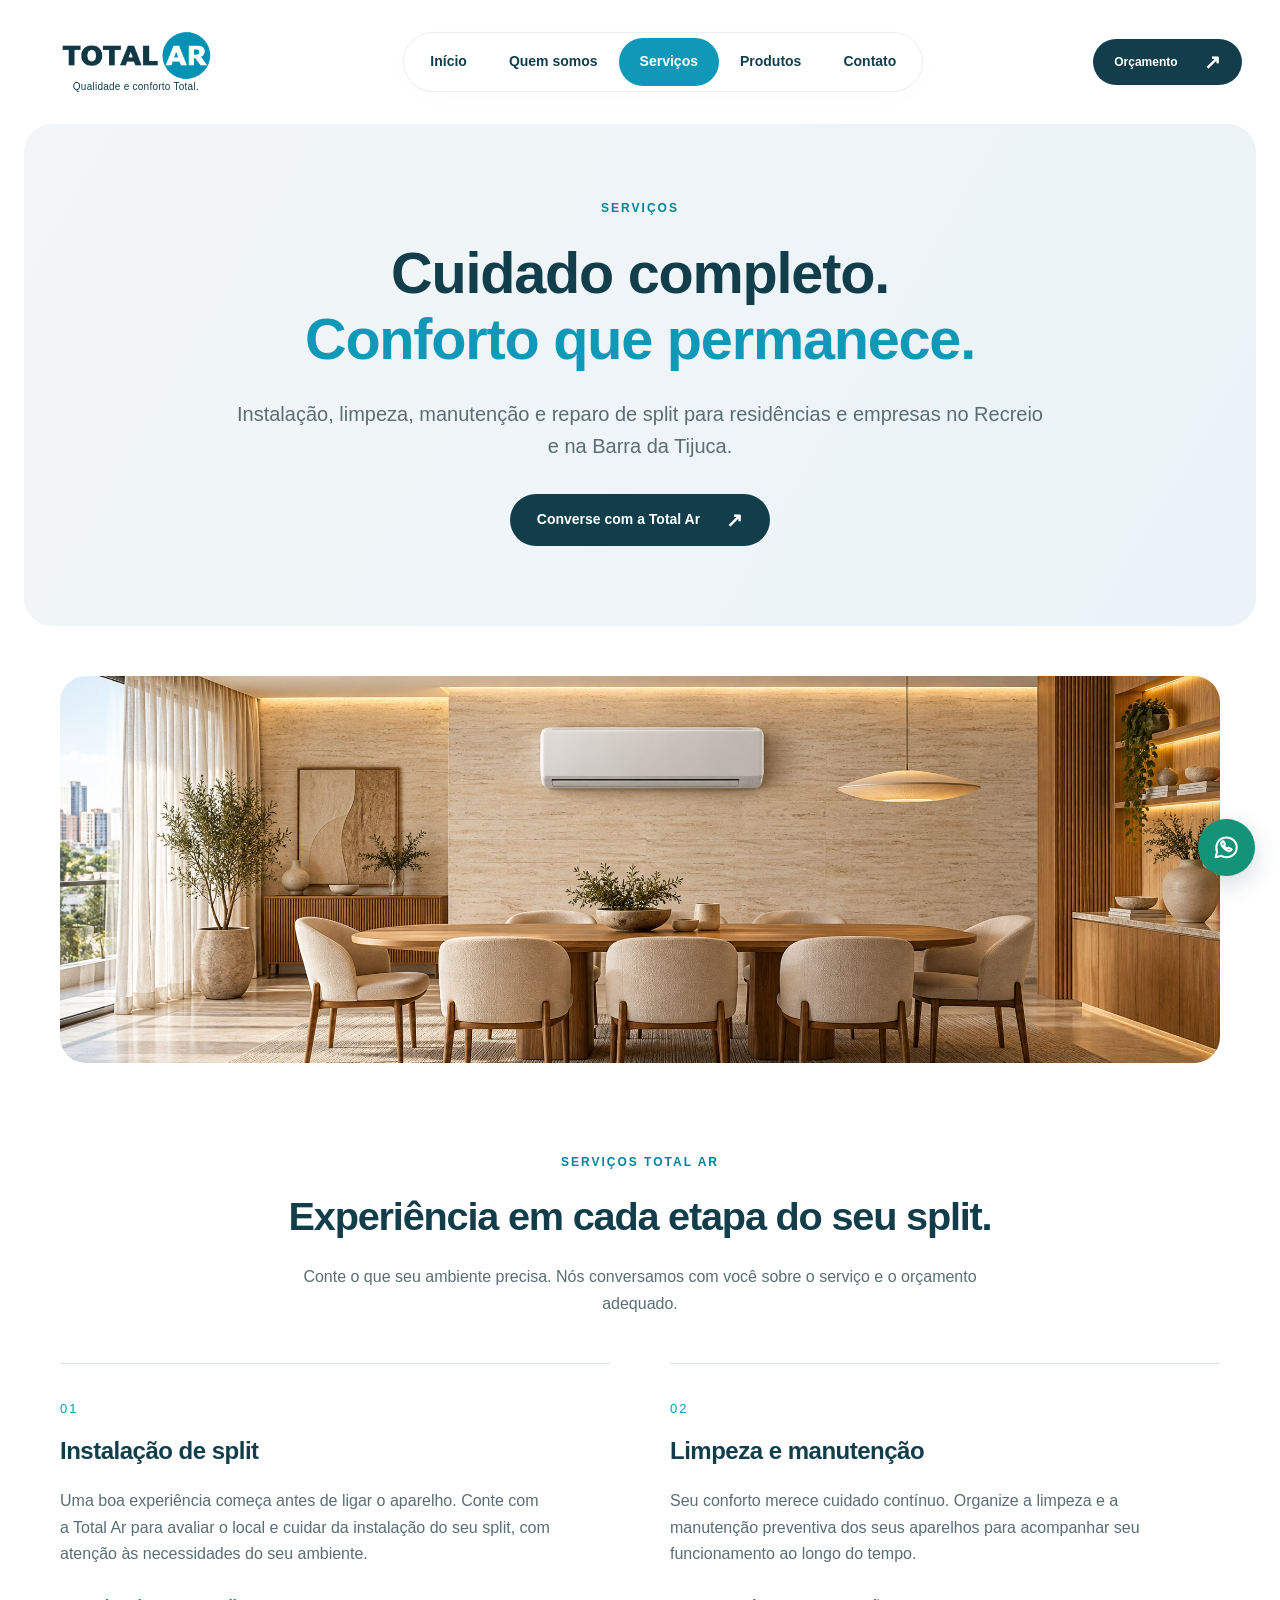
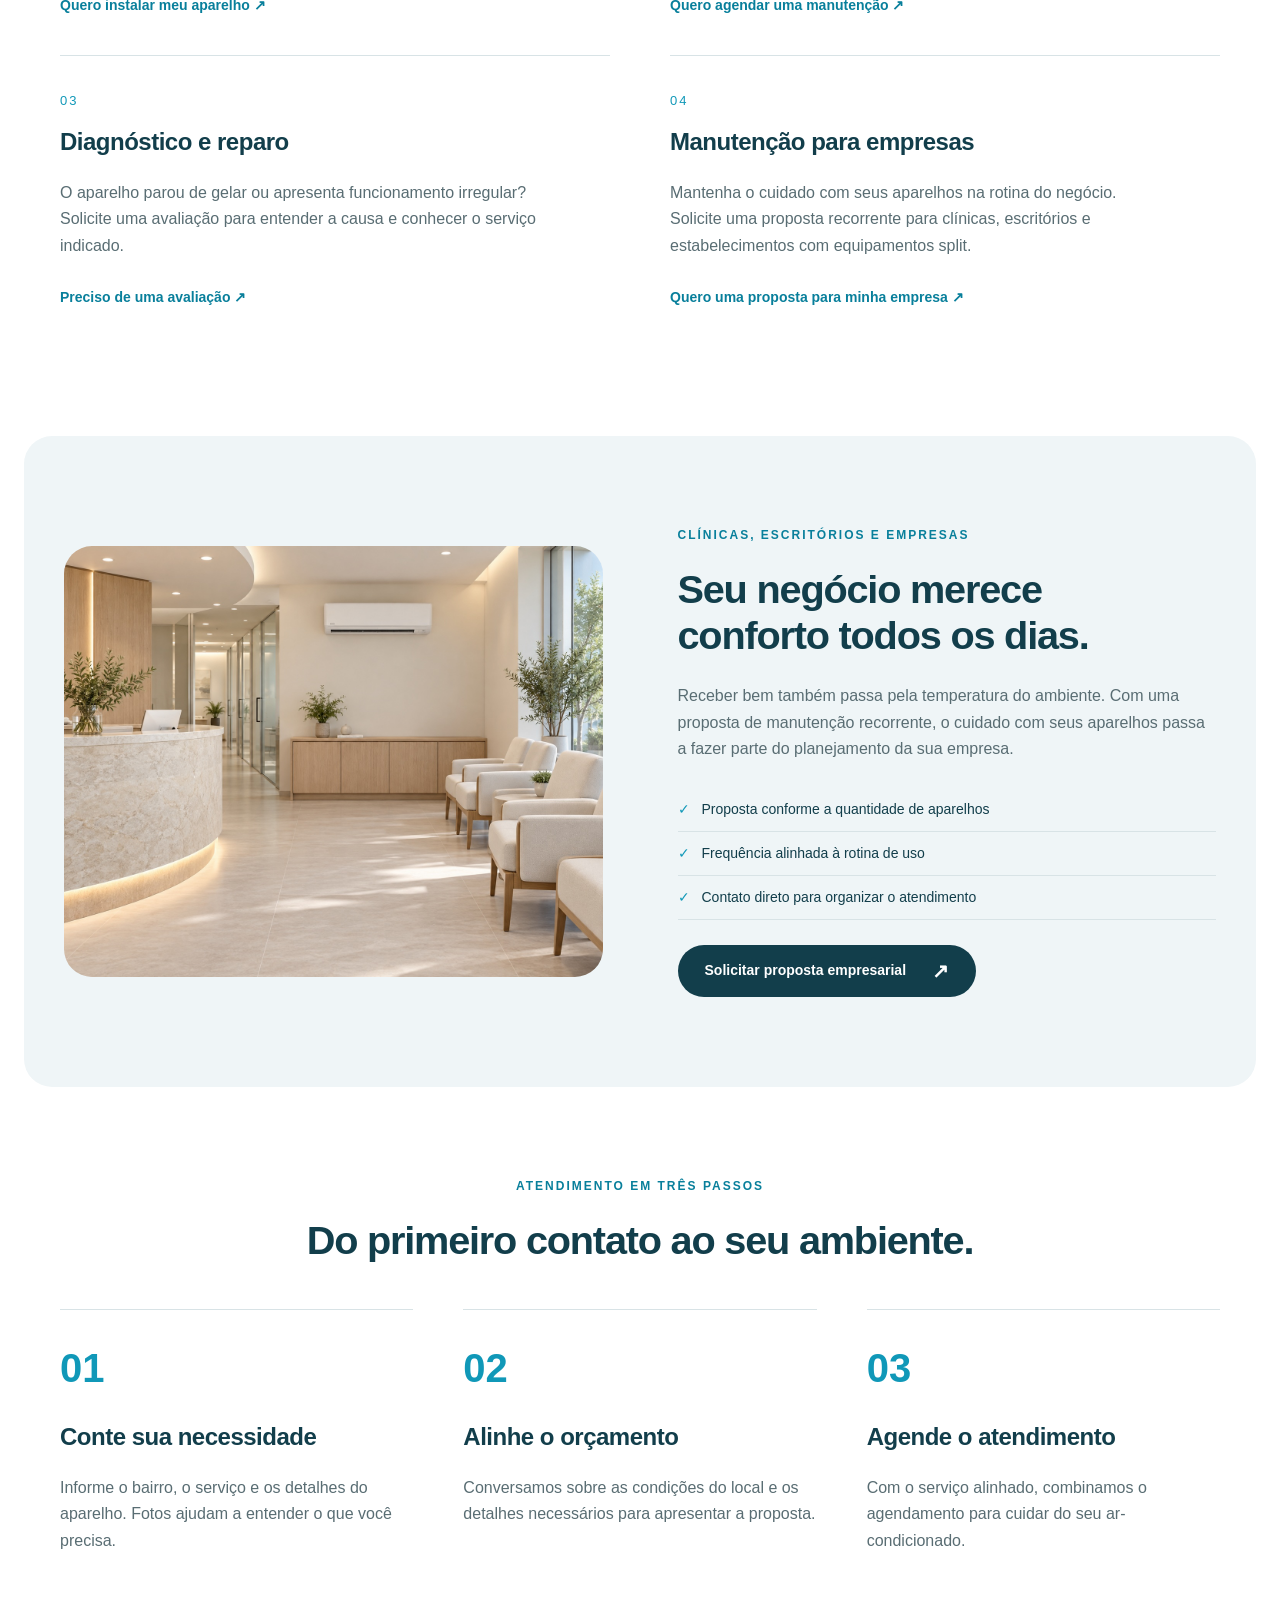
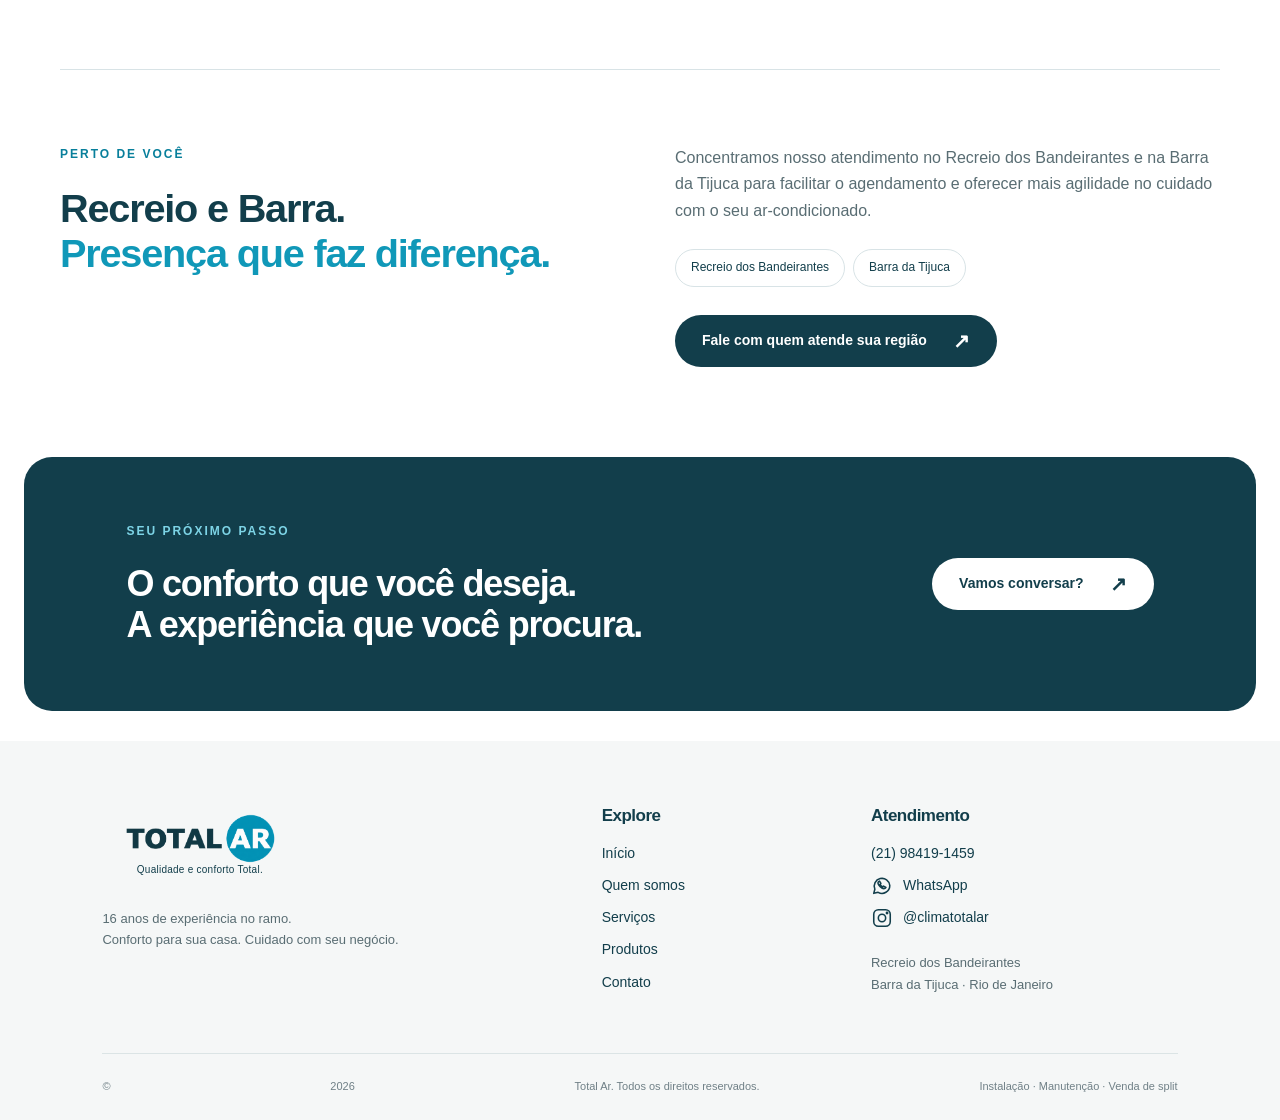
<file: servicos/index.html>
<!doctype html><html lang="pt-BR"><head><meta charset="utf-8"><meta name="viewport" content="width=device-width,initial-scale=1"><title>Total Ar | Instalação e manutenção de split</title><meta name="description" content="Total Ar: 16 anos de experiência no ramo. Instalação, manutenção e venda de split no Recreio e Barra da Tijuca."><meta name="theme-color" content="#1098b8"><link rel="stylesheet" href="../assets/site.css"><script defer src="../assets/site.js"></script></head><body><header><a class="brand" href="../" aria-label="Total Ar — início"><img src="../assets/logo-transparent.png" alt="Total Ar"><small>Qualidade e conforto Total.</small></a><button class="menu-toggle" aria-expanded="false" aria-controls="menu">Menu <span>☰</span></button><nav id="menu" aria-label="Principal"><a  href="../">Início</a><a  href="../quem-somos/">Quem somos</a><a aria-current=page href="../servicos/">Serviços</a><a  href="../produtos/">Produtos</a><a  href="../contato/">Contato</a></nav><a class="button header-cta" href="../contato/">Orçamento<span aria-hidden="true">↗</span></a></header><main><section class="page-banner"><p class="eyebrow">Serviços</p><h1>Cuidado completo.<br><em>Conforto que permanece.</em></h1><p class="lead">Instalação, limpeza, manutenção e reparo de split para residências e empresas no Recreio e na Barra da Tijuca.</p><a class="button " href="../contato/">Converse com a Total Ar<span aria-hidden="true">↗</span></a></section><div class="wide-photo container"><img class="services-banner-photo" src="../assets/services-residential.jpg" alt="Sala de jantar sofisticada com ar-condicionado split totalmente visível" loading="lazy"></div><section class="container section-pad"><div class="section-heading"><p class="eyebrow">Serviços Total Ar</p><h2>Experiência em cada etapa do seu split.</h2><p>Conte o que seu ambiente precisa. Nós conversamos com você sobre o serviço e o orçamento adequado.</p></div><div class="service-grid"><article><span class="index">01</span><h3>Instalação de split</h3><p>Uma boa experiência começa antes de ligar o aparelho. Conte com a Total Ar para avaliar o local e cuidar da instalação do seu split, com atenção às necessidades do seu ambiente.</p><a class="text-link" href="../contato/?servico=Instala%C3%A7%C3%A3o">Quero instalar meu aparelho ↗</a></article><article><span class="index">02</span><h3>Limpeza e manutenção</h3><p>Seu conforto merece cuidado contínuo. Organize a limpeza e a manutenção preventiva dos seus aparelhos para acompanhar seu funcionamento ao longo do tempo.</p><a class="text-link" href="../contato/?servico=Manuten%C3%A7%C3%A3o%20e%20limpeza">Quero agendar uma manutenção ↗</a></article><article><span class="index">03</span><h3>Diagnóstico e reparo</h3><p>O aparelho parou de gelar ou apresenta funcionamento irregular? Solicite uma avaliação para entender a causa e conhecer o serviço indicado.</p><a class="text-link" href="../contato/?servico=Reparo">Preciso de uma avaliação ↗</a></article><article><span class="index">04</span><h3>Manutenção para empresas</h3><p>Mantenha o cuidado com seus aparelhos na rotina do negócio. Solicite uma proposta recorrente para clínicas, escritórios e estabelecimentos com equipamentos split.</p><a class="text-link" href="../contato/?servico=Contrato%20de%20manuten%C3%A7%C3%A3o">Quero uma proposta para minha empresa ↗</a></article></div></section><section class="soft section-pad" id="empresas"><div class="container feature"><img class="rounded clinic-photo" src="../assets/services-clinic.jpg" alt="Clínica com recepção elegante e ar-condicionado split visível na parede" loading="lazy"><div><p class="eyebrow">Clínicas, escritórios e empresas</p><h2>Seu negócio merece<br>conforto todos os dias.</h2><p>Receber bem também passa pela temperatura do ambiente. Com uma proposta de manutenção recorrente, o cuidado com seus aparelhos passa a fazer parte do planejamento da sua empresa.</p><ul class="check-list"><li>Proposta conforme a quantidade de aparelhos</li><li>Frequência alinhada à rotina de uso</li><li>Contato direto para organizar o atendimento</li></ul><a class="button " href="../contato/?servico=Contrato%20de%20manuten%C3%A7%C3%A3o">Solicitar proposta empresarial<span aria-hidden="true">↗</span></a></div></div></section><section class="container section-pad"><div class="section-heading"><p class="eyebrow">Atendimento em três passos</p><h2>Do primeiro contato ao seu ambiente.</h2></div><div class="values"><article><span>01</span><h3>Conte sua necessidade</h3><p>Informe o bairro, o serviço e os detalhes do aparelho. Fotos ajudam a entender o que você precisa.</p></article><article><span>02</span><h3>Alinhe o orçamento</h3><p>Conversamos sobre as condições do local e os detalhes necessários para apresentar a proposta.</p></article><article><span>03</span><h3>Agende o atendimento</h3><p>Com o serviço alinhado, combinamos o agendamento para cuidar do seu ar-condicionado.</p></article></div></section><section class="region container"><div><p class="eyebrow">Perto de você</p><h2>Recreio e Barra.<br><em>Presença que faz diferença.</em></h2></div><div><p>Concentramos nosso atendimento no Recreio dos Bandeirantes e na Barra da Tijuca para facilitar o agendamento e oferecer mais agilidade no cuidado com o seu ar-condicionado.</p><div class="pills"><span>Recreio dos Bandeirantes</span><span>Barra da Tijuca</span></div><a class="button " href="../contato/">Fale com quem atende sua região<span aria-hidden="true">↗</span></a></div></section><section class="closing"><div><p class="eyebrow">Seu próximo passo</p><h2>O conforto que você deseja.<br>A experiência que você procura.</h2></div><a class="button white" href="../contato/">Vamos conversar?<span aria-hidden="true">↗</span></a></section></main><footer><div class="footer-grid"><div><a class="brand" href="../"><img src="../assets/logo-transparent.png" alt="Total Ar"><small>Qualidade e conforto Total.</small></a><p>16 anos de experiência no ramo.<br>Conforto para sua casa. Cuidado com seu negócio.</p></div><div><h3>Explore</h3><a href="../">Início</a><a href="../quem-somos/">Quem somos</a><a href="../servicos/">Serviços</a><a href="../produtos/">Produtos</a><a href="../contato/">Contato</a></div><div><h3>Atendimento</h3><a href="tel:+5521984191459">(21) 98419-1459</a><a class="social" href="https://wa.me/5521984191459" target="_blank" rel="noopener"><svg viewBox="0 0 24 24" aria-hidden="true"><path d="M20.5 11.5a8.5 8.5 0 0 1-12.7 7.4L3 20l1.2-4.5A8.5 8.5 0 1 1 20.5 11.5Z"/><path d="M8 7.5c-.7 1 .1 3.3 2 5.2s4.2 2.7 5.2 2l1.1-1.1-2.6-1.5-.9.9c-1.3-.5-2.4-1.6-2.9-2.9l.9-.9L9.3 6.6Z"/></svg> WhatsApp</a><a class="social" href="https://www.instagram.com/climatotalar/" target="_blank" rel="noopener"><svg viewBox="0 0 24 24" aria-hidden="true"><rect x="3" y="3" width="18" height="18" rx="5"/><circle cx="12" cy="12" r="4"/><circle cx="17.5" cy="6.5" r=".7"/></svg> @climatotalar</a><p>Recreio dos Bandeirantes<br>Barra da Tijuca · Rio de Janeiro</p></div></div><div class="copyright">© <span data-year></span> Total Ar. Todos os direitos reservados.<span>Instalação · Manutenção · Venda de split</span></div></footer><a class="floating" href="https://wa.me/5521984191459" target="_blank" rel="noopener" aria-label="Fale com a Total Ar no WhatsApp"><svg viewBox="0 0 24 24" aria-hidden="true"><path d="M20.5 11.5a8.5 8.5 0 0 1-12.7 7.4L3 20l1.2-4.5A8.5 8.5 0 1 1 20.5 11.5Z"/><path d="M8 7.5c-.7 1 .1 3.3 2 5.2s4.2 2.7 5.2 2l1.1-1.1-2.6-1.5-.9.9c-1.3-.5-2.4-1.6-2.9-2.9l.9-.9L9.3 6.6Z"/></svg></a></body></html>
</file>
<file: assets/site.css>
:root{--ink:#123e4b;--blue:#1098b8;--blue-dark:#087f9b;--muted:#596d73;--soft:#eff5f7;--line:#d8e3e6;--sand:#b39672}*{box-sizing:border-box}html{scroll-behavior:smooth;scroll-padding-top:125px}body{margin:0;background:#fff;color:var(--ink);font-family:Arial,Helvetica,sans-serif;line-height:1.65}a{color:inherit;text-decoration:none}button,input,select,textarea{font:inherit}button,a,input,select,textarea{-webkit-tap-highlight-color:transparent}img{display:block;width:100%;object-fit:cover}h1,h2,h3,p{margin-top:0}h1,h2,h3{line-height:1.15;letter-spacing:-1.2px}h1{font-size:clamp(42px,4.5vw,66px);font-weight:700;margin-bottom:26px}h2{font-size:clamp(32px,3.1vw,46px);margin-bottom:25px}h3{font-size:24px;letter-spacing:-.5px}p{color:var(--muted);margin-bottom:25px}em{font-style:normal;color:var(--blue)}.container{width:min(1160px,calc(100% - 80px));margin-inline:auto}.section-pad{padding-block:90px}.eyebrow{text-transform:uppercase;font-size:12px;font-weight:700;letter-spacing:2px;color:var(--blue-dark);margin-bottom:21px}.lead{font-size:20px;line-height:1.6}.button{display:inline-flex;align-items:center;justify-content:center;gap:26px;border:0;background:var(--ink);color:#fff;border-radius:40px;padding:16px 27px;font-size:14px;font-weight:700;line-height:1.4;cursor:pointer;transition:background .2s,transform .2s}.button:hover{background:var(--blue-dark);transform:translateY(-2px)}.button span{font-size:20px;line-height:1}.white{background:white;color:var(--ink)}.text-link{font-size:14px;color:var(--blue-dark);font-weight:bold}.text-link:hover{text-decoration:underline}.rounded{border-radius:28px}header{height:124px;display:flex;align-items:center;justify-content:space-between;gap:28px;padding:18px 3%;position:relative;z-index:20;max-width:1600px;margin:auto}.brand{display:flex;flex-direction:column;align-items:center;flex-shrink:0;background:transparent;padding:1px 12px 10px;border-radius:14px;width:195px}.brand img{width:166px;height:63px;object-fit:contain}.brand small{font-size:10px;line-height:1;color:var(--ink);letter-spacing:.25px;margin-top:-5px}nav{display:flex;align-items:center;background:#fff;border:1px solid #eaf0f1;border-radius:40px;padding:5px;box-shadow:0 6px 30px #123e4b04}nav a{font-size:14px;font-weight:bold;padding:12px 21px;border-radius:30px;white-space:nowrap}nav a:hover{background:var(--soft)}nav a[aria-current]{background:var(--blue);color:white}.header-cta{padding:13px 21px;font-size:12px}.menu-toggle{display:none}.home-hero{margin:-124px 24px 0;padding:174px 9% 64px;min-height:750px;border-radius:28px;background:linear-gradient(90deg,#fffffff5 0%,#ffffffe0 32%,#ffffff75 51%,#ffffff00 73%),url('./hero-luxury.jpg') center/cover;display:flex;align-items:center}.hero-copy{max-width:660px}.hero-copy h1{font-size:clamp(46px,4.9vw,72px);letter-spacing:-2px;line-height:1.1}.hero-copy>p:not(.eyebrow){max-width:480px;font-size:17px;color:#395961}.hero-proof{display:flex;align-items:center;gap:15px;margin-top:28px}.hero-proof strong{font-size:37px;line-height:1;color:var(--blue-dark)}.hero-proof span{font-size:12px;line-height:1.5;color:#49636a;border-left:1px solid #adc0c5;padding-left:15px}.section-heading{text-align:center;max-width:900px;margin:0 auto 46px}.section-heading p:not(.eyebrow){max-width:720px;margin-inline:auto}.intro{padding-block:65px 80px}.model-links{display:grid;grid-template-columns:repeat(3,1fr);gap:32px}.model-links>a{position:relative;border-top:1px solid var(--line);padding:28px 0 14px}.model-number{font-size:12px;letter-spacing:2px;color:var(--blue)}.model-links h3{margin:18px 0 12px}.model-links p{font-size:14px}.round-arrow{position:absolute;right:5px;bottom:34px;border:1px solid var(--line);width:35px;height:35px;display:grid;place-items:center;border-radius:50%}.feature{display:grid;grid-template-columns:1fr 1fr;gap:75px;align-items:center;margin-bottom:90px}.image-wrap{position:relative}.image-wrap>img{height:540px;border-radius:28px}.experience-stamp{position:absolute;bottom:25px;left:25px;background:white;border-radius:16px;padding:21px 25px;display:flex;align-items:center;gap:20px;box-shadow:0 8px 32px #001c2910}.experience-stamp strong{font-size:48px;line-height:1;color:var(--blue)}.experience-stamp span{font-size:10px;letter-spacing:1px;line-height:1.7}.soft{background:var(--soft);margin:0 24px;border-radius:28px}.audiences{display:grid;grid-template-columns:1fr 1fr;gap:32px}.audiences article{background:white;border-radius:24px;overflow:hidden}.audiences img{height:310px}.audiences article>div{padding:34px 38px 38px}.service-grid{display:grid;grid-template-columns:repeat(2,1fr);column-gap:60px}.service-grid article{border-top:1px solid var(--line);padding:34px 0 36px}.service-grid .index{font-size:13px;letter-spacing:2px;color:var(--blue);display:block;margin-bottom:17px}.service-grid p{max-width:490px}.region{display:grid;grid-template-columns:1fr 1fr;gap:70px;border-top:1px solid var(--line);padding-block:75px}.pills{display:flex;flex-wrap:wrap;gap:8px;margin-bottom:28px}.pills span{border:1px solid var(--line);border-radius:30px;font-size:12px;padding:8px 15px}.closing{margin:15px 24px 30px;padding:65px max(40px,8%);border-radius:28px;background:var(--ink);color:white;display:flex;align-items:center;justify-content:space-between;gap:35px}.closing h2{font-size:36px;margin:0}.closing .eyebrow{color:#7dd4e6}.closing .button{flex-shrink:0}footer{padding:65px max(40px,8%) 25px;background:#f5f7f7}.footer-grid{display:grid;grid-template-columns:1.4fr .65fr 1fr;gap:70px;max-width:1200px;margin:auto}.footer-grid>div>a:not(.brand){display:block;font-size:14px;margin-bottom:9px}.footer-grid h3{font-size:17px}.footer-grid p{font-size:13px;margin:23px 0}.social{display:flex!important;align-items:center;gap:10px}.social svg,svg{width:22px;height:22px;fill:none;stroke:currentColor;stroke-width:1.7;stroke-linecap:round;stroke-linejoin:round}.copyright{font-size:11px;color:#708087;display:flex;justify-content:space-between;gap:20px;border-top:1px solid #dbe4e5;padding-top:23px;margin-top:35px}.floating{position:fixed;bottom:24px;right:25px;z-index:50;background:#139378;color:white;width:57px;height:57px;display:grid;place-items:center;border-radius:50%;box-shadow:0 8px 24px #123e4b30}.floating svg{width:29px;height:29px}.page-banner{background:linear-gradient(120deg,#f3f6f8,#eaf3f7);margin:0 24px;padding:75px 30px 80px;text-align:center;border-radius:28px}.page-banner h1{max-width:960px;margin-inline:auto}.page-banner .lead{max-width:810px;margin:25px auto 32px}.about-intro{padding-top:65px;margin-bottom:85px}.about-intro h1{font-size:48px}.about-intro .image-wrap>img{height:640px}.statement{margin:0 24px;background:var(--soft);border-radius:28px;text-align:center;padding:80px 30px}.statement p:last-child{max-width:760px;margin:30px auto 0}.values{display:grid;grid-template-columns:repeat(3,1fr);gap:50px}.values article{border-top:1px solid var(--line);padding-top:25px}.values span{font-size:40px;color:var(--blue);font-weight:700}.values h3{margin-top:22px}.wide-photo{margin-top:50px}.wide-photo img{height:420px;border-radius:26px;object-position:center 60%}.soft .feature{margin-bottom:0}.soft .feature>img{height:440px}.check-list{padding:0;list-style:none;margin:25px 0}.check-list li{padding:10px 0;border-bottom:1px solid var(--line);font-size:14px}.check-list li:before{content:'✓';color:var(--blue);margin-right:12px}.catalog{padding-top:75px}.product-row{display:grid;grid-template-columns:1fr 1fr;gap:70px;align-items:center;padding:0 0 65px;margin-bottom:65px;border-bottom:1px solid var(--line);scroll-margin-top:30px}.product-row:nth-child(even) .product-image{order:2}.product-image{position:relative}.product-image img{height:400px;border-radius:26px;object-position:center 25%}.product-image small{position:absolute;bottom:15px;left:20px;color:white;background:#123e4bcc;border-radius:10px;padding:4px 10px;font-size:10px}.product-row h3{font-size:20px;color:#586d73}.field-label{display:block;font-size:12px;font-weight:700}.product-row select{display:block;max-width:260px;margin:8px 0 22px}.product-note{font-size:12px;color:#6d7f84;margin-top:-25px;margin-bottom:60px}.consult{display:flex;align-items:center;justify-content:space-between;gap:60px;margin-bottom:70px}.consult p{max-width:600px}.consult .button{flex-shrink:0}.contact-grid{display:grid;grid-template-columns:1fr 1fr;gap:95px;padding-block:80px}.contact-grid .phone{display:block;font-size:30px;font-weight:700;margin:30px 0 22px}.contact-grid .social{margin:16px 0;color:var(--blue-dark)}.contact-area{padding-top:30px;margin-top:30px;border-top:1px solid var(--line);font-size:14px}form{padding:38px;background:var(--soft);border-radius:25px;display:grid;gap:19px}form h3{margin:0}form label{display:grid;gap:7px;font-size:12px;font-weight:bold}input,select,textarea{width:100%;padding:13px;border:1px solid #d2dfe3;border-radius:9px;background:white;color:var(--ink);font-size:14px}textarea{resize:vertical}form small{font-size:11px;color:var(--muted)}.faq{max-width:900px;margin-bottom:80px}details{border-bottom:1px solid var(--line);padding:22px 0}summary{font-weight:700;cursor:pointer}details p{margin-top:18px}.menu-toggle{border:0;background:var(--soft);padding:12px 18px;border-radius:30px;color:var(--ink);font-weight:bold}:focus-visible{outline:3px solid var(--blue);outline-offset:4px}
@media(min-width:1600px){.home-hero{padding-left:calc((100vw - 1160px)/2 - 24px)}}
@media(max-width:1100px){header{gap:12px;padding-inline:25px}nav a{padding:12px 14px}.brand{width:175px}.header-cta{padding:13px 17px}.feature{gap:40px}.home-hero{padding-left:7%}.hero-copy{max-width:590px}}
@media(max-width:900px){header{height:105px;flex-wrap:wrap}.brand{width:165px}.brand img{height:55px;width:145px}.brand small{font-size:9px}.header-cta{display:none}.menu-toggle{display:block;margin-left:auto}nav{display:none;position:absolute;top:90px;left:25px;right:25px;border-radius:20px;padding:12px;box-shadow:0 15px 35px #123e4b20}nav.open{display:flex;flex-direction:column;align-items:stretch}nav a{text-align:center}.home-hero{margin-top:-105px;padding-top:145px;min-height:710px;background-position:60% center}.hero-copy{max-width:570px}.container{width:calc(100% - 48px)}.feature,.contact-grid{gap:35px}.feature h1{font-size:38px}.image-wrap>img{height:490px}.about-intro .image-wrap>img{height:600px}.footer-grid{gap:30px}.closing h2{font-size:30px}.product-row{gap:35px}.product-row .button{gap:10px}.values{gap:25px}}
@media(max-width:650px){h1{font-size:40px}h2{font-size:32px}.lead{font-size:18px}.home-hero{margin-inline:12px;padding:142px 24px 42px;min-height:740px;background-image:linear-gradient(90deg,#fffffff2,#ffffffd6 58%,#ffffff65),url('./hero-luxury.jpg');background-position:68% center;border-radius:22px}.hero-copy h1{font-size:43px;letter-spacing:-1.5px}.hero-copy>p:not(.eyebrow){font-size:16px}.hero-proof{margin-top:25px}header{padding:14px 24px}.section-pad{padding-block:58px}.intro{padding-block:50px}.section-heading{margin-bottom:30px}.model-links,.feature,.audiences,.service-grid,.region,.values,.product-row,.contact-grid,.footer-grid{grid-template-columns:1fr}.model-links{gap:0}.model-links>a{padding-bottom:10px}.model-links h3{margin-top:9px}.model-links p{margin-bottom:15px}.feature{gap:32px;margin-bottom:55px}.image-wrap>img,.about-intro .image-wrap>img{height:410px}.feature .lead{font-size:19px}.soft,.statement,.page-banner,.closing{margin-inline:12px;border-radius:22px}.soft .container{width:calc(100% - 32px)}.audiences article>div{padding:28px}.audiences img{height:245px}.region{gap:12px;padding-block:50px}.closing{padding:40px 25px;display:block}.closing h2{font-size:30px}.closing .button{margin-top:25px}.footer-grid{gap:25px}footer{padding:45px 25px 25px}.copyright{display:block;padding-right:35px}.copyright>span{display:block;margin-top:10px}.page-banner{padding:50px 23px}.page-banner .lead{font-size:17px}.about-intro{padding-top:35px}.about-intro h1{font-size:38px}.statement{padding:50px 20px}.values article{padding-top:18px}.values h3{margin-top:12px}.wide-photo img{height:260px}.soft .feature>img{height:300px}.product-row{gap:30px;padding-bottom:42px;margin-bottom:42px}.product-row:nth-child(even) .product-image{order:0}.product-image img{height:300px}.catalog{padding-top:42px}.consult{display:block}.consult .button{margin-top:10px}.contact-grid{padding-block:45px;gap:30px}.contact-grid .phone{font-size:27px}form{padding:25px}.floating{width:51px;height:51px;right:16px;bottom:16px}.faq{margin-bottom:55px}.product-note{margin-top:0}}
@media(prefers-reduced-motion:reduce){html{scroll-behavior:auto}.button{transition:none}}

.audiences img.business-photo{height:auto;object-fit:contain;width:100%}

.wide-photo img.services-banner-photo,.soft .feature>img.clinic-photo{height:auto;width:100%;object-fit:contain}
</file>
